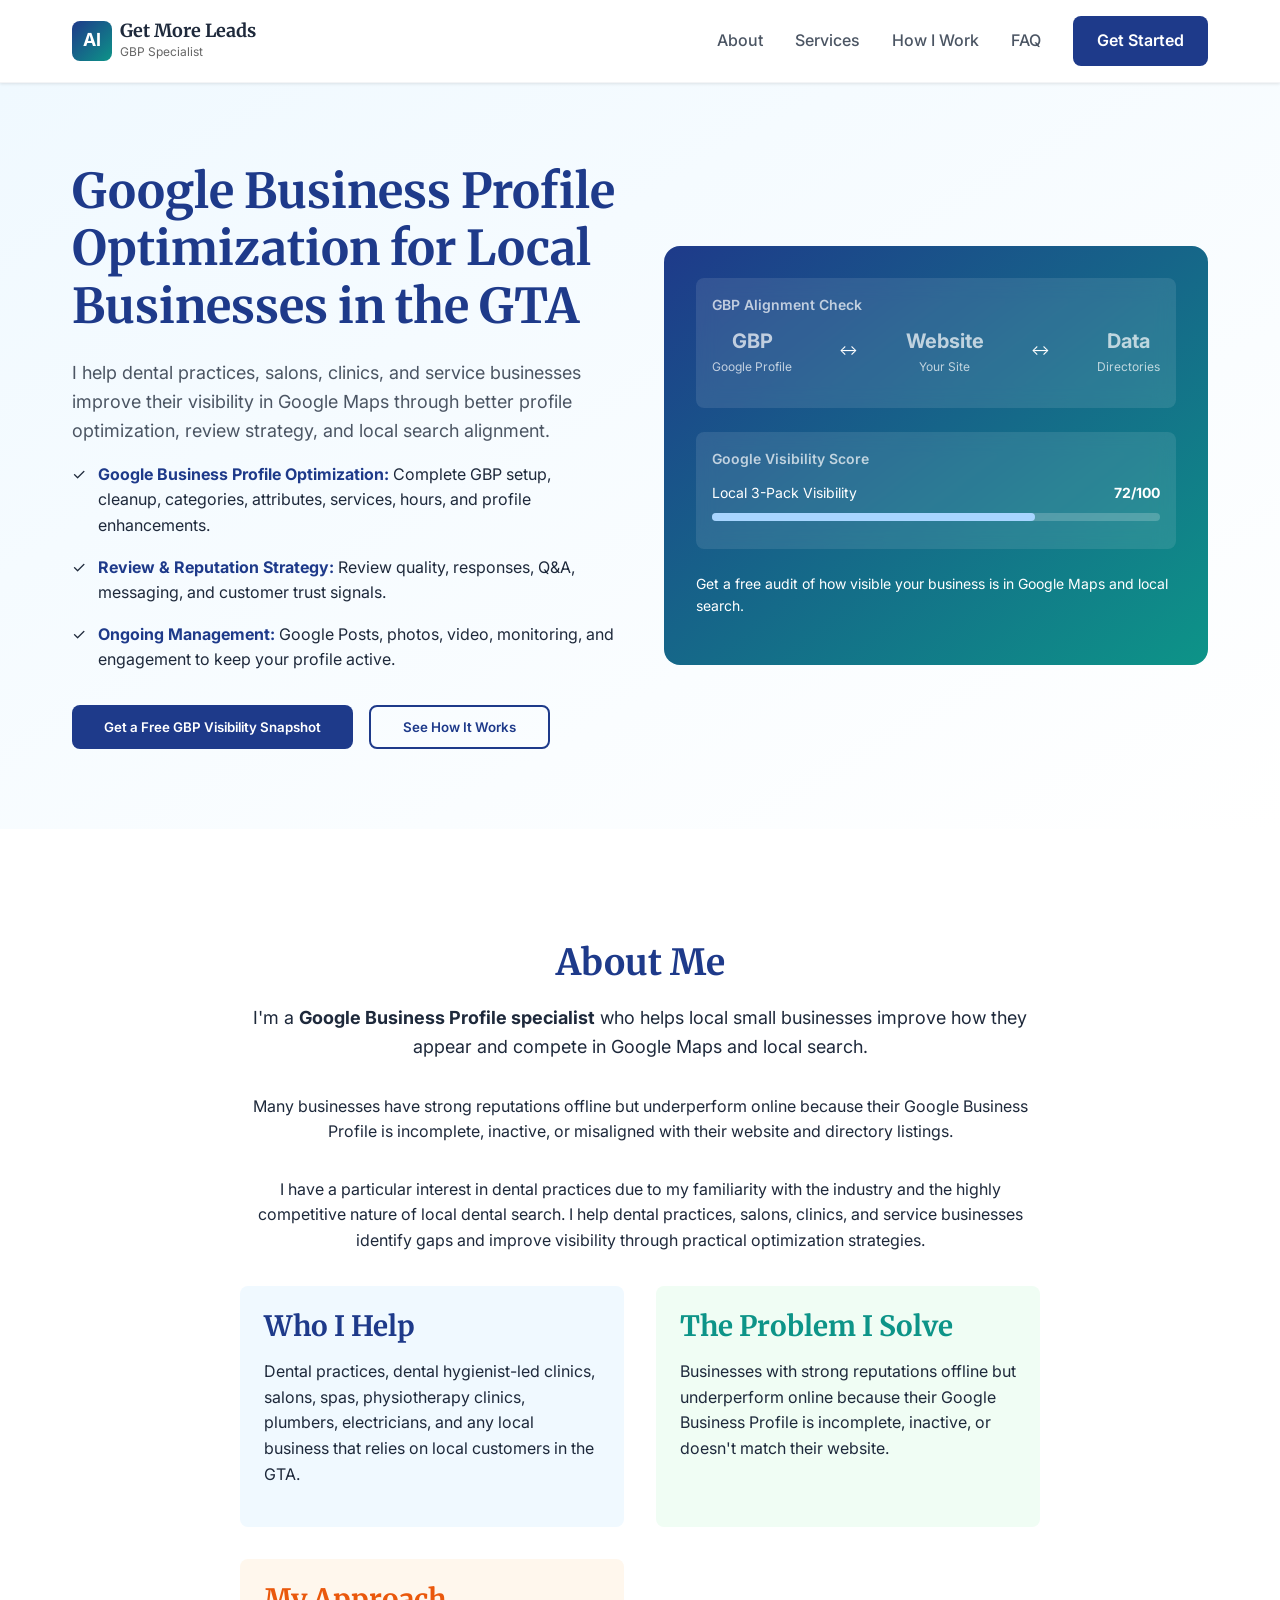
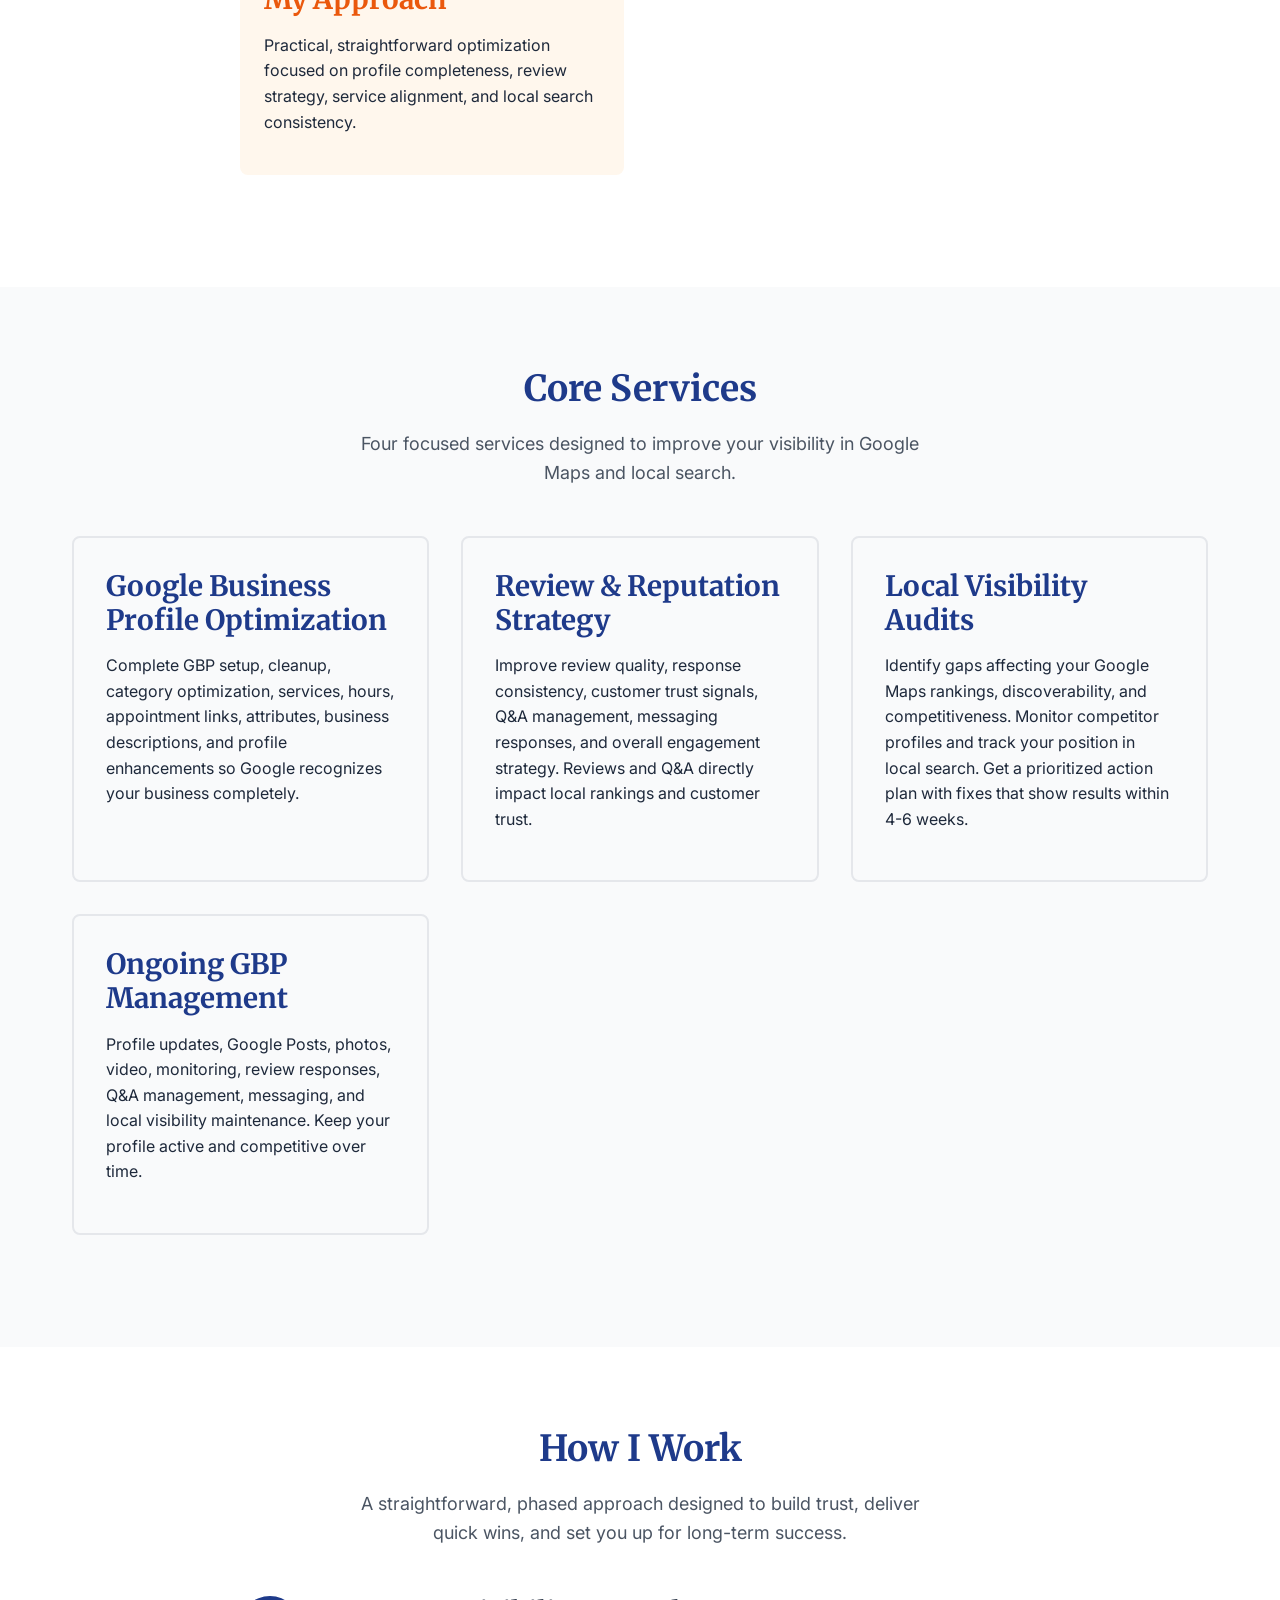
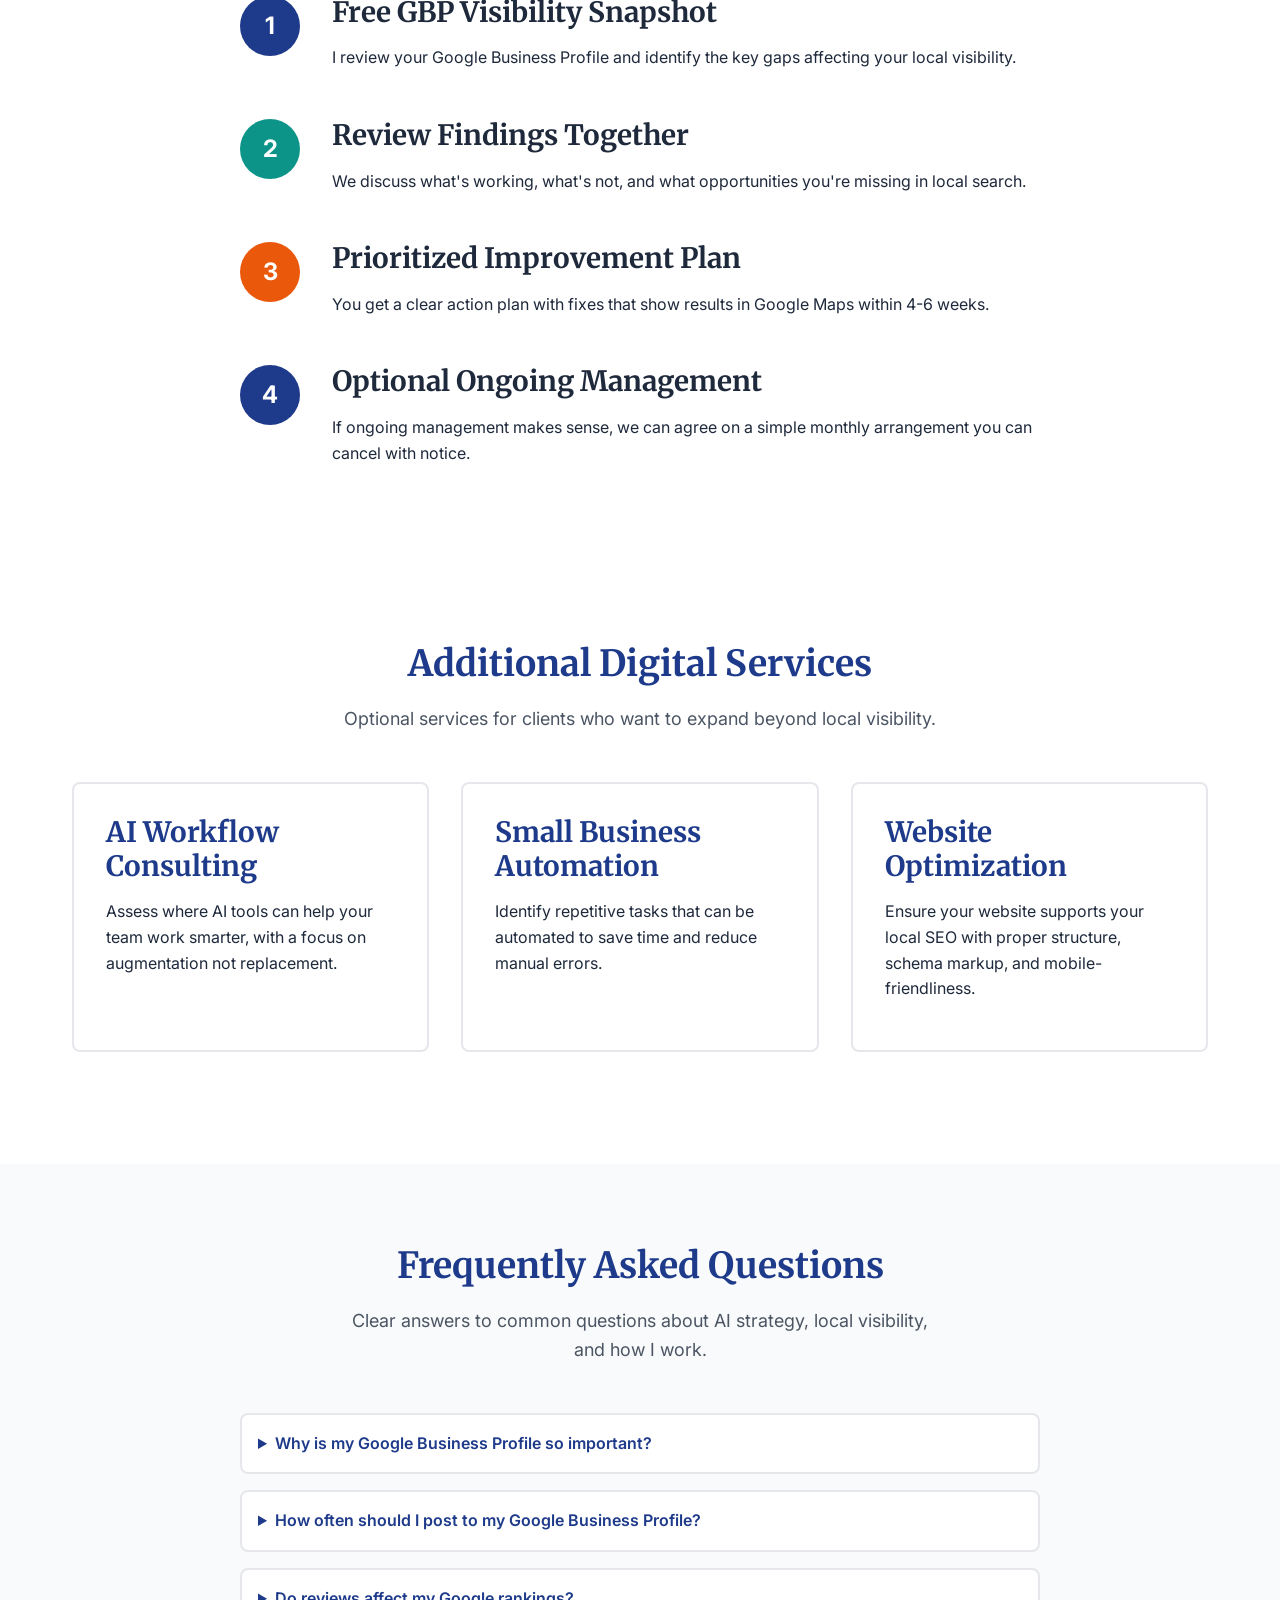
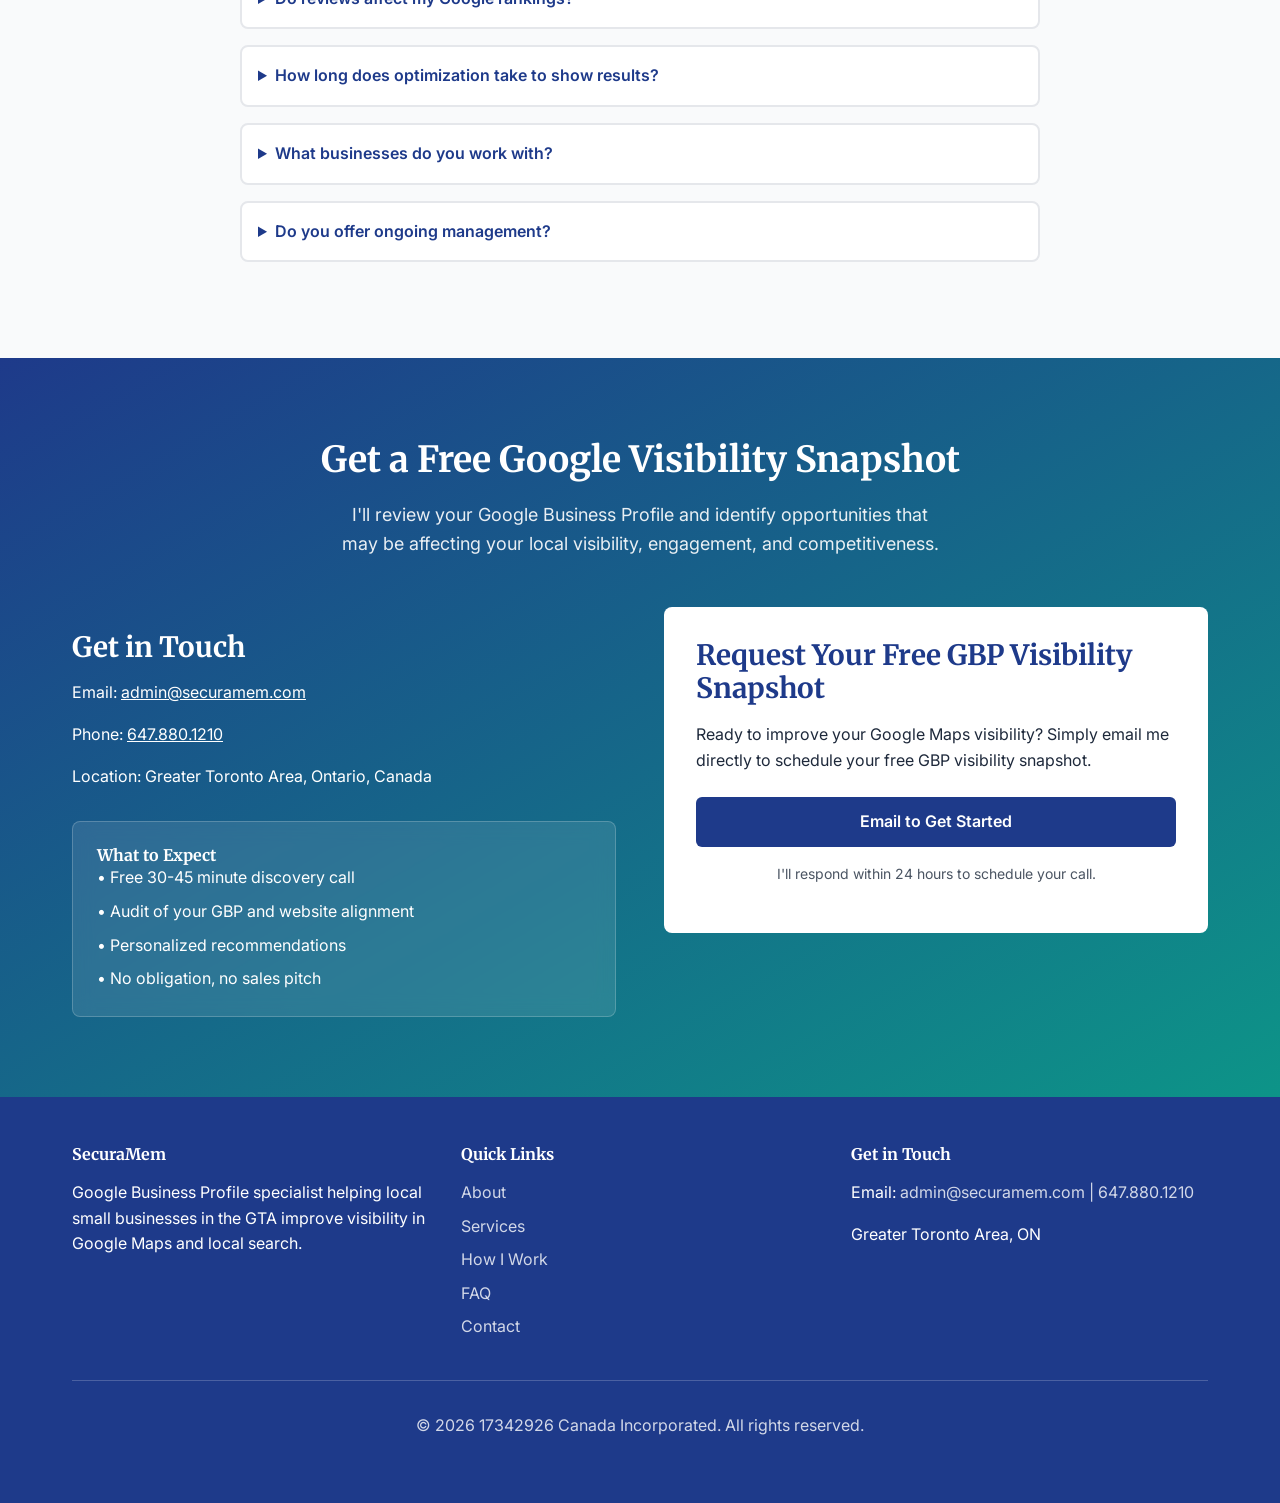
<file: index.html>
<!DOCTYPE html>
<html lang="en">
<head>
    <meta charset="UTF-8">
    <meta name="viewport" content="width=device-width, initial-scale=1.0">
    <title>Google Business Profile Optimization for Local Businesses in the GTA</title>
    <meta name="description" content="Improve your visibility in Google Maps and local search. Free GBP visibility snapshot for dental practices, salons, clinics, and service businesses in the GTA.">
    <meta name="keywords" content="Google Business Profile optimization, GBP management, local SEO, Google Maps, GTA, Toronto, local visibility, dental practices, salons, clinics">
    <meta name="author" content="Get More Leads">
    
    <!-- Open Graph -->
    <meta property="og:type" content="website">
    <meta property="og:url" content="">
    <meta property="og:title" content="Google Business Profile Optimization for Local Businesses in the GTA">
    <meta property="og:description" content="Improve your visibility in Google Maps and local search.">
    
    <!-- Twitter -->
    <meta property="twitter:card" content="summary_large_image">
    <meta property="twitter:url" content="">
    <meta property="twitter:title" content="Google Business Profile Optimization for Local Businesses in the GTA">
    <meta property="twitter:description" content="Improve your visibility in Google Maps and local search.">
    
    <!-- Canonical URL -->
    <link rel="canonical" href="">
    
    <!-- Schema Markup -->
    <script type="application/ld+json">
    {
      "@context": "https://schema.org",
      "@type": "LocalBusiness",
      "name": "17342926 Canada Incorporated",
      "description": "Google Business Profile optimization for local small businesses in the GTA. Improve visibility in Google Maps and local search.",
      "address": {
        "@type": "PostalAddress",
        "addressRegion": "ON",
        "addressCountry": "CA"
      },
      "areaServed": {
        "@type": "City",
        "name": "Greater Toronto Area"
      },
      "email": "admin@securamem.com",
      "priceRange": "$$"
    }
    </script>
    
    <!-- Google Fonts -->
    <link rel="preconnect" href="https://fonts.googleapis.com">
    <link rel="preconnect" href="https://fonts.gstatic.com" crossorigin>
    <link href="https://fonts.googleapis.com/css2?family=Merriweather:wght@400;700&family=Inter:wght@400;500;600;700&display=swap" rel="stylesheet">
    
    <style>
        * {
            margin: 0;
            padding: 0;
            box-sizing: border-box;
        }
        
        html {
            scroll-behavior: smooth;
        }
        
        body {
            font-family: 'Inter', sans-serif;
            color: #1e293b;
            background-color: #ffffff;
            line-height: 1.6;
        }
        
        h1, h2, h3, h4, h5, h6 {
            font-family: 'Merriweather', serif;
            font-weight: 700;
            line-height: 1.2;
        }
        
        h1 { font-size: 3rem; margin-bottom: 1.5rem; }
        h2 { font-size: 2.25rem; margin-bottom: 1.25rem; margin-top: 2rem; }
        h3 { font-size: 1.75rem; margin-bottom: 1rem; margin-top: 1.5rem; }
        
        p { margin-bottom: 1rem; font-size: 1rem; }
        
        a { color: #1e3a8a; text-decoration: none; transition: color 0.3s ease; }
        a:hover { color: #0d9488; }
        
        button { font-family: 'Inter', sans-serif; cursor: pointer; transition: all 0.3s ease; }
        
        .container { max-width: 1200px; margin: 0 auto; padding: 0 2rem; }
        
        /* Header */
        header {
            position: sticky;
            top: 0;
            z-index: 50;
            background-color: white;
            border-bottom: 1px solid #f3f4f6;
            box-shadow: 0 1px 3px rgba(0, 0, 0, 0.1);
        }
        
        .header-content {
            display: flex;
            align-items: center;
            justify-content: space-between;
            padding: 1rem 0;
        }
        
        .logo {
            display: flex;
            align-items: center;
            gap: 0.5rem;
        }
        
        .logo-icon {
            width: 40px;
            height: 40px;
            background: linear-gradient(to bottom right, #1e3a8a, #0d9488);
            border-radius: 0.5rem;
            display: flex;
            align-items: center;
            justify-content: center;
            color: white;
            font-weight: bold;
            font-size: 1.125rem;
        }
        
        .logo-text h1 { font-size: 1.125rem; margin: 0; }
        .logo-text p { font-size: 0.75rem; color: #666; margin: 0; }
        
        nav {
            display: flex;
            align-items: center;
            gap: 2rem;
        }
        
        nav a {
            color: #4b5563;
            font-weight: 500;
            transition: color 0.3s;
        }
        
        nav a:hover { color: #1e3a8a; }
        
        .cta-button {
            padding: 0.75rem 1.5rem;
            background-color: #1e3a8a;
            color: white;
            border: none;
            border-radius: 0.5rem;
            font-weight: 600;
            cursor: pointer;
            transition: background-color 0.3s;
        }
        
        .cta-button:hover { background-color: #0d9488; }
        
        /* Hero Section */
        .hero {
            padding: 5rem 0;
            background: linear-gradient(to bottom right, #f0f9ff, #ffffff);
        }
        
        .hero-content {
            display: grid;
            grid-template-columns: 1fr 1fr;
            gap: 3rem;
            align-items: center;
        }
        
        .hero-text h1 { color: #1e3a8a; }
        .hero-text p { font-size: 1.125rem; color: #4b5563; }
        
        .feature-item {
            display: flex;
            align-items: flex-start;
            gap: 0.75rem;
            margin-bottom: 1rem;
        }
        
        .feature-item strong { color: #1e3a8a; }
        
        .hero-buttons {
            display: flex;
            gap: 1rem;
            flex-wrap: wrap;
        }
        
        .btn-primary {
            padding: 0.75rem 2rem;
            background-color: #1e3a8a;
            color: white;
            border: none;
            border-radius: 0.5rem;
            font-weight: 600;
            cursor: pointer;
            transition: background-color 0.3s;
        }
        
        .btn-primary:hover { background-color: #0d9488; }
        
        .btn-secondary {
            padding: 0.75rem 2rem;
            border: 2px solid #1e3a8a;
            color: #1e3a8a;
            background: transparent;
            border-radius: 0.5rem;
            font-weight: 600;
            cursor: pointer;
            transition: all 0.3s;
        }
        
        .btn-secondary:hover { background-color: #f0f9ff; }
        
        .hero-visual {
            background: linear-gradient(to bottom right, #1e3a8a, #0d9488);
            border-radius: 1rem;
            padding: 2rem;
            color: white;
        }
        
        .visual-card {
            background: rgba(255, 255, 255, 0.1);
            backdrop-filter: blur(10px);
            border-radius: 0.5rem;
            padding: 1rem;
            margin-bottom: 1.5rem;
        }
        
        .visual-card p {
            font-size: 0.875rem;
            color: rgba(255, 255, 255, 0.7);
            margin-bottom: 0.75rem;
        }
        
        /* Sections */
        section { padding: 5rem 0; }
        
        .about { background-color: white; }
        .services { background-color: #f9fafb; }
        .how-it-works { background-color: white; }
        .faq { background-color: #f9fafb; }
        .contact { background: linear-gradient(to bottom right, #1e3a8a, #0d9488); color: white; }
        
        .section-header {
            text-align: center;
            margin-bottom: 3rem;
        }
        
        .section-header h2 { color: #1e3a8a; margin-top: 0; }
        .contact .section-header h2 { color: white; }
        
        .section-header p {
            font-size: 1.125rem;
            color: #4b5563;
            max-width: 600px;
            margin: 0 auto;
        }
        
        .contact .section-header p { color: rgba(255, 255, 255, 0.9); }
        
        /* Services Grid */
        .services-grid {
            display: grid;
            grid-template-columns: repeat(auto-fit, minmax(300px, 1fr));
            gap: 2rem;
            margin-bottom: 2rem;
        }
        
        .service-card {
            border: 2px solid #e5e7eb;
            border-radius: 0.5rem;
            padding: 2rem;
            transition: all 0.3s;
        }
        
        .service-card:hover {
            box-shadow: 0 10px 25px rgba(0, 0, 0, 0.1);
            border-color: #1e3a8a;
        }
        
        .service-card h3 { margin-top: 0; color: #1e3a8a; }
        
        /* Contact Form */
        .contact-form {
            background-color: white;
            border-radius: 0.5rem;
            padding: 2rem;
            color: #1e293b;
        }
        
        .form-group { margin-bottom: 1.5rem; }
        
        .form-group label {
            display: block;
            font-weight: 600;
            margin-bottom: 0.5rem;
            color: #4b5563;
        }
        
        .form-group input,
        .form-group textarea {
            width: 100%;
            padding: 0.75rem;
            border: 2px solid #e5e7eb;
            border-radius: 0.375rem;
            font-family: 'Inter', sans-serif;
            transition: border-color 0.3s;
        }
        
        .form-group input:focus,
        .form-group textarea:focus {
            outline: none;
            border-color: #1e3a8a;
        }
        
        .form-group textarea { resize: vertical; min-height: 120px; }
        
        .form-submit {
            width: 100%;
            padding: 0.75rem;
            background-color: #1e3a8a;
            color: white;
            border: none;
            border-radius: 0.375rem;
            font-weight: 600;
            cursor: pointer;
            transition: background-color 0.3s;
        }
        
        .form-submit:hover { background-color: #0d9488; }
        
        /* Footer */
        footer {
            background-color: #1e3a8a;
            color: white;
            padding: 3rem 0;
        }
        
        .footer-content {
            display: grid;
            grid-template-columns: repeat(auto-fit, minmax(250px, 1fr));
            gap: 2rem;
            margin-bottom: 2rem;
        }
        
        .footer-section h4 { color: white; margin-bottom: 1rem; }
        .footer-section ul { list-style: none; }
        .footer-section ul li { margin-bottom: 0.5rem; }
        .footer-section a { color: rgba(255, 255, 255, 0.8); }
        .footer-section a:hover { color: white; }
        
        .footer-bottom {
            border-top: 1px solid rgba(255, 255, 255, 0.2);
            padding-top: 2rem;
            text-align: center;
            color: rgba(255, 255, 255, 0.8);
        }
        
        /* Responsive */
        @media (max-width: 768px) {
            h1 { font-size: 2rem; }
            h2 { font-size: 1.5rem; }
            h3 { font-size: 1.25rem; }
            
            nav { display: none; }
            
            .hero-content {
                grid-template-columns: 1fr;
            }
            
            .hero-visual {
                display: none;
            }
        }
    </style>
</head>
<body>
    <!-- Header -->
    <header>
        <div class="container">
            <div class="header-content">
                <div class="logo">
                    <div class="logo-icon">AI</div>
                    <div class="logo-text">
                        <h1>Get More Leads</h1>
                        <p>GBP Specialist</p>
                    </div>
                </div>
                <nav>
                    <a href="#about">About</a>
                    <a href="#services">Services</a>
                    <a href="#how-it-works">How I Work</a>
                    <a href="#faq">FAQ</a>
                    <a href="#contact" class="cta-button">Get Started</a>
                </nav>
            </div>
        </div>
    </header>

    <!-- Hero Section -->
    <section class="hero" id="home">
        <div class="container">
            <div class="hero-content">
                <div class="hero-text">
                    <h1>Google Business Profile Optimization for Local Businesses in the GTA</h1>
                    <p>I help dental practices, salons, clinics, and service businesses improve their visibility in Google Maps through better profile optimization, review strategy, and local search alignment.</p>
                    
                    <div style="margin-bottom: 2rem;">
                        <div class="feature-item">
                            <span>✓</span>
                            <div><strong>Google Business Profile Optimization:</strong> Complete GBP setup, cleanup, categories, attributes, services, hours, and profile enhancements.</div>
                        </div>
                        <div class="feature-item">
                            <span>✓</span>
                            <div><strong>Review & Reputation Strategy:</strong> Review quality, responses, Q&A, messaging, and customer trust signals.</div>
                        </div>
                        <div class="feature-item">
                            <span>✓</span>
                            <div><strong>Ongoing Management:</strong> Google Posts, photos, video, monitoring, and engagement to keep your profile active.</div>
                        </div>
                    </div>
                    
                    <div class="hero-buttons">
                        <button class="btn-primary" onclick="document.getElementById('contact').scrollIntoView({behavior: 'smooth'})">Get a Free GBP Visibility Snapshot</button>
                        <button class="btn-secondary" onclick="document.getElementById('services').scrollIntoView({behavior: 'smooth'})">See How It Works</button>
                    </div>
                </div>
                
                <div class="hero-visual">
                    <div class="visual-card">
                        <p style="font-weight: 600; margin-bottom: 0.5rem;">GBP Alignment Check</p>
                        <div style="display: flex; align-items: center; justify-content: space-between; margin-bottom: 1rem; font-size: 0.875rem;">
                            <div style="text-align: center;">
                                <p style="font-size: 1.25rem; font-weight: bold; margin: 0;">GBP</p>
                                <p style="font-size: 0.75rem; margin: 0;">Google Profile</p>
                            </div>
                            <div>↔</div>
                            <div style="text-align: center;">
                                <p style="font-size: 1.25rem; font-weight: bold; margin: 0;">Website</p>
                                <p style="font-size: 0.75rem; margin: 0;">Your Site</p>
                            </div>
                            <div>↔</div>
                            <div style="text-align: center;">
                                <p style="font-size: 1.25rem; font-weight: bold; margin: 0;">Data</p>
                                <p style="font-size: 0.75rem; margin: 0;">Directories</p>
                            </div>
                        </div>
                    </div>
                    
                    <div class="visual-card">
                        <p style="font-weight: 600;">Google Visibility Score</p>
                        <div style="margin-bottom: 0.75rem;">
                            <div style="display: flex; justify-content: space-between; margin-bottom: 0.5rem; font-size: 0.875rem;">
                                <span>Local 3-Pack Visibility</span>
                                <span style="font-weight: bold;">72/100</span>
                            </div>
                            <div style="width: 100%; background: rgba(255, 255, 255, 0.2); border-radius: 9999px; height: 8px;">
                                <div style="background: #a8d5ff; height: 8px; border-radius: 9999px; width: 72%;"></div>
                            </div>
                        </div>
                    </div>
                    
                    <p style="font-size: 0.875rem;">Get a free audit of how visible your business is in Google Maps and local search.</p>
                </div>
            </div>
        </div>
    </section>

    <!-- About Section -->
    <section class="about" id="about">
        <div class="container">
            <div style="max-width: 800px; margin: 0 auto;">
                <h2 style="text-align: center; color: #1e3a8a;">About Me</h2>
                
                <p style="text-align: center; font-size: 1.125rem; margin-bottom: 2rem;">
                    I'm a <strong>Google Business Profile specialist</strong> who helps local small businesses improve how they appear and compete in Google Maps and local search.
                </p>
                
                <p style="text-align: center; margin-bottom: 2rem;">
                    Many businesses have strong reputations offline but underperform online because their Google Business Profile is incomplete, inactive, or misaligned with their website and directory listings.
                </p>
                
                <p style="text-align: center; margin-bottom: 2rem;">
                    I have a particular interest in dental practices due to my familiarity with the industry and the highly competitive nature of local dental search. I help dental practices, salons, clinics, and service businesses identify gaps and improve visibility through practical optimization strategies.
                </p>
                
                <div style="display: grid; grid-template-columns: repeat(auto-fit, minmax(250px, 1fr)); gap: 2rem; margin-bottom: 2rem;">
                    <div style="background: #f0f9ff; border-radius: 0.5rem; padding: 1.5rem;">
                        <h3 style="color: #1e3a8a; margin-top: 0;">Who I Help</h3>
                        <p>Dental practices, dental hygienist-led clinics, salons, spas, physiotherapy clinics, plumbers, electricians, and any local business that relies on local customers in the GTA.</p>
                    </div>
                    
                    <div style="background: #f0fdf4; border-radius: 0.5rem; padding: 1.5rem;">
                        <h3 style="color: #0d9488; margin-top: 0;">The Problem I Solve</h3>
                        <p>Businesses with strong reputations offline but underperform online because their Google Business Profile is incomplete, inactive, or doesn't match their website.</p>
                    </div>
                    
                    <div style="background: #fff7ed; border-radius: 0.5rem; padding: 1.5rem;">
                        <h3 style="color: #ea580c; margin-top: 0;">My Approach</h3>
                        <p>Practical, straightforward optimization focused on profile completeness, review strategy, service alignment, and local search consistency.</p>
                    </div>
                </div>
            </div>
        </div>
    </section>

    <!-- Services Section -->
    <section class="services" id="services">
        <div class="container">
            <div class="section-header">
                <h2>Core Services</h2>
                <p>Four focused services designed to improve your visibility in Google Maps and local search.</p>
            </div>
            
            <div class="services-grid">
                <div class="service-card">
                    <h3>Google Business Profile Optimization</h3>
                    <p>Complete GBP setup, cleanup, category optimization, services, hours, appointment links, attributes, business descriptions, and profile enhancements so Google recognizes your business completely.</p>
                </div>
                
                <div class="service-card">
                    <h3>Review & Reputation Strategy</h3>
                    <p>Improve review quality, response consistency, customer trust signals, Q&A management, messaging responses, and overall engagement strategy. Reviews and Q&A directly impact local rankings and customer trust.</p>
                </div>
                
                <div class="service-card">
                    <h3>Local Visibility Audits</h3>
                    <p>Identify gaps affecting your Google Maps rankings, discoverability, and competitiveness. Monitor competitor profiles and track your position in local search. Get a prioritized action plan with fixes that show results within 4-6 weeks.</p>
                </div>
                
                <div class="service-card">
                    <h3>Ongoing GBP Management</h3>
                    <p>Profile updates, Google Posts, photos, video, monitoring, review responses, Q&A management, messaging, and local visibility maintenance. Keep your profile active and competitive over time.</p>
                </div>
            </div>
        </div>
    </section>

    <!-- How I Work Section -->
    <section class="how-it-works" id="how-i-work">
        <div class="container">
            <div class="section-header">
                <h2>How I Work</h2>
                <p>A straightforward, phased approach designed to build trust, deliver quick wins, and set you up for long-term success.</p>
            </div>
            
            <div style="max-width: 800px; margin: 0 auto;">
                <div style="display: flex; gap: 2rem; margin-bottom: 2rem;">
                    <div style="flex-shrink: 0;">
                        <div style="width: 60px; height: 60px; background: #1e3a8a; border-radius: 50%; display: flex; align-items: center; justify-content: center; color: white; font-weight: bold; font-size: 1.5rem;">1</div>
                    </div>
                    <div>
                        <h3 style="margin-top: 0;">Free GBP Visibility Snapshot</h3>
                        <p>I review your Google Business Profile and identify the key gaps affecting your local visibility.</p>
                    </div>
                </div>
                
                <div style="display: flex; gap: 2rem; margin-bottom: 2rem;">
                    <div style="flex-shrink: 0;">
                        <div style="width: 60px; height: 60px; background: #0d9488; border-radius: 50%; display: flex; align-items: center; justify-content: center; color: white; font-weight: bold; font-size: 1.5rem;">2</div>
                    </div>
                    <div>
                        <h3 style="margin-top: 0;">Review Findings Together</h3>
                        <p>We discuss what's working, what's not, and what opportunities you're missing in local search.</p>
                    </div>
                </div>
                
                <div style="display: flex; gap: 2rem; margin-bottom: 2rem;">
                    <div style="flex-shrink: 0;">
                        <div style="width: 60px; height: 60px; background: #ea580c; border-radius: 50%; display: flex; align-items: center; justify-content: center; color: white; font-weight: bold; font-size: 1.5rem;">3</div>
                    </div>
                    <div>
                        <h3 style="margin-top: 0;">Prioritized Improvement Plan</h3>
                        <p>You get a clear action plan with fixes that show results in Google Maps within 4-6 weeks.</p>
                    </div>
                </div>
                
                <div style="display: flex; gap: 2rem;">
                    <div style="flex-shrink: 0;">
                        <div style="width: 60px; height: 60px; background: #1e3a8a; border-radius: 50%; display: flex; align-items: center; justify-content: center; color: white; font-weight: bold; font-size: 1.5rem;">4</div>
                    </div>
                    <div>
                        <h3 style="margin-top: 0;">Optional Ongoing Management</h3>
                        <p>If ongoing management makes sense, we can agree on a simple monthly arrangement you can cancel with notice.</p>
                    </div>
                </div>
            </div>
        </div>
    </section>

    <!-- Additional Services Section -->
    <section id="additional-services" style="background-color: white;">
        <div class="container">
            <div class="section-header">
                <h2>Additional Digital Services</h2>
                <p>Optional services for clients who want to expand beyond local visibility.</p>
            </div>
            
            <div class="services-grid">
                <div class="service-card">
                    <h3>AI Workflow Consulting</h3>
                    <p>Assess where AI tools can help your team work smarter, with a focus on augmentation not replacement.</p>
                </div>
                
                <div class="service-card">
                    <h3>Small Business Automation</h3>
                    <p>Identify repetitive tasks that can be automated to save time and reduce manual errors.</p>
                </div>
                
                <div class="service-card">
                    <h3>Website Optimization</h3>
                    <p>Ensure your website supports your local SEO with proper structure, schema markup, and mobile-friendliness.</p>
                </div>
            </div>
        </div>
    </section>

    <!-- FAQ Section -->
    <section class="faq" id="faq">
        <div class="container">
            <div class="section-header">
                <h2>Frequently Asked Questions</h2>
                <p>Clear answers to common questions about AI strategy, local visibility, and how I work.</p>
            </div>
            
            <div style="max-width: 800px; margin: 0 auto;">
                <details style="border: 2px solid #e5e7eb; border-radius: 0.5rem; margin-bottom: 1rem; background: white;">
                    <summary style="padding: 1rem; cursor: pointer; font-weight: 600; color: #1e3a8a;">Why is my Google Business Profile so important?</summary>
                    <div style="padding: 1rem; border-top: 1px solid #e5e7eb; background: #f9fafb;">
                        <p>Your Google Business Profile is the foundation of local search. It's what Google uses for Maps, the local 3-pack, and AI-powered overviews of local businesses. A complete, accurate profile is essential for getting found by customers searching "near me" for your services.</p>
                    </div>
                </details>
                
                <details style="border: 2px solid #e5e7eb; border-radius: 0.5rem; margin-bottom: 1rem; background: white;">
                    <summary style="padding: 1rem; cursor: pointer; font-weight: 600; color: #1e3a8a;">How often should I post to my Google Business Profile?</summary>
                    <div style="padding: 1rem; border-top: 1px solid #e5e7eb; background: #f9fafb;">
                        <p>Google recommends posting at least weekly to keep your profile active. Posts with photos and videos perform best and help you stand out in search results. I include Google Posts strategy and creation in my ongoing management service.</p>
                    </div>
                </details>
                
                <details style="border: 2px solid #e5e7eb; border-radius: 0.5rem; margin-bottom: 1rem; background: white;">
                    <summary style="padding: 1rem; cursor: pointer; font-weight: 600; color: #1e3a8a;">Do reviews affect my Google rankings?</summary>
                    <div style="padding: 1rem; border-top: 1px solid #e5e7eb; background: #f9fafb;">
                        <p>Yes. Reviews directly impact local search rankings and customer trust. Having recent, quality reviews with consistent responses signals to Google that your business is active and trusted.</p>
                    </div>
                </details>
                
                <details style="border: 2px solid #e5e7eb; border-radius: 0.5rem; margin-bottom: 1rem; background: white;">
                    <summary style="padding: 1rem; cursor: pointer; font-weight: 600; color: #1e3a8a;">How long does optimization take to show results?</summary>
                    <div style="padding: 1rem; border-top: 1px solid #e5e7eb; background: #f9fafb;">
                        <p>Most clients see improvements in local search rankings within 4-6 weeks after optimization. The timeline depends on how many gaps exist in your current profile and how competitive your market is.</p>
                    </div>
                </details>
                
                <details style="border: 2px solid #e5e7eb; border-radius: 0.5rem; margin-bottom: 1rem; background: white;">
                    <summary style="padding: 1rem; cursor: pointer; font-weight: 600; color: #1e3a8a;">What businesses do you work with?</summary>
                    <div style="padding: 1rem; border-top: 1px solid #e5e7eb; background: #f9fafb;">
                        <p>I work with all local service businesses, with particular experience in dental practices, salons, clinics, and trades (plumbers, electricians). If you rely on local customers, I can help.</p>
                    </div>
                </details>
                
                <details style="border: 2px solid #e5e7eb; border-radius: 0.5rem; margin-bottom: 1rem; background: white;">
                    <summary style="padding: 1rem; cursor: pointer; font-weight: 600; color: #1e3a8a;">Do you offer ongoing management?</summary>
                    <div style="padding: 1rem; border-top: 1px solid #e5e7eb; background: #f9fafb;">
                        <p>Yes. After initial optimization, I offer ongoing GBP management including posts, photos, review monitoring, and updates. Simple monthly arrangement you can cancel with notice.</p>
                    </div>
                </details>
            </div>
        </div>
    </section>

    <!-- Contact Section -->
    <section class="contact" id="contact">
        <div class="container">
            <div class="section-header">
                <h2>Get a Free Google Visibility Snapshot</h2>
                <p>I'll review your Google Business Profile and identify opportunities that may be affecting your local visibility, engagement, and competitiveness.</p>
            </div>
            
            <div style="display: grid; grid-template-columns: 1fr 1fr; gap: 3rem; align-items: start;">
                <div>
                    <h3>Get in Touch</h3>
                    <p>Email: <a href="mailto:admin@securamem.com" style="color: white; text-decoration: underline;">admin@securamem.com</a></p>
                    <p>Phone: <a href="tel:6478801210" style="color: white; text-decoration: underline;">647.880.1210</a></p>
                    <p>Location: Greater Toronto Area, Ontario, Canada</p>
                    
                    <div style="background: rgba(255, 255, 255, 0.1); backdrop-filter: blur(10px); border: 1px solid rgba(255, 255, 255, 0.2); border-radius: 0.5rem; padding: 1.5rem; margin-top: 2rem;">
                        <h4 style="margin-top: 0;">What to Expect</h4>
                        <ul style="list-style: none;">
                            <li style="margin-bottom: 0.5rem;">• Free 30-45 minute discovery call</li>
                            <li style="margin-bottom: 0.5rem;">• Audit of your GBP and website alignment</li>
                            <li style="margin-bottom: 0.5rem;">• Personalized recommendations</li>
                            <li>• No obligation, no sales pitch</li>
                        </ul>
                    </div>
                </div>
                
                <form class="contact-form">
                    <h3 style="margin-top: 0; color: #1e3a8a;">Request Your Free GBP Visibility Snapshot</h3>
                    
                    <p style="margin-bottom: 1.5rem;">Ready to improve your Google Maps visibility? Simply email me directly to schedule your free GBP visibility snapshot.</p>
                    
                    <a href="mailto:admin@securamem.com?subject=Free%20GBP%20Visibility%20Snapshot%20Request" class="form-submit" style="display: inline-block; text-align: center; text-decoration: none;">Email to Get Started</a>
                    
                    <p style="font-size: 0.875rem; text-align: center; color: #4b5563; margin-top: 1rem;">I'll respond within 24 hours to schedule your call.</p>
                </form>
            </div>
        </div>
    </section>

    <!-- Footer -->
    <footer>
        <div class="container">
            <div class="footer-content">
                <div class="footer-section">
                    <h4>SecuraMem</h4>
                    <p>Google Business Profile specialist helping local small businesses in the GTA improve visibility in Google Maps and local search.</p>
                </div>
                
                <div class="footer-section">
                    <h4>Quick Links</h4>
                    <ul>
                        <li><a href="#about">About</a></li>
                        <li><a href="#services">Services</a></li>
                        <li><a href="#how-i-work">How I Work</a></li>
                        <li><a href="#faq">FAQ</a></li>
                        <li><a href="#contact">Contact</a></li>
                    </ul>
                </div>
                
                <div class="footer-section">
                    <h4>Get in Touch</h4>
                    <p>Email: <a href="mailto:admin@securamem.com">admin@securamem.com | 647.880.1210</a></p>
                    <p>Greater Toronto Area, ON</p>
                </div>
            </div>
            
            <div class="footer-bottom">
                <p>© 2026 17342926 Canada Incorporated. All rights reserved.</p>
            </div>
        </div>
    </footer>
</body>
</html>
</file>
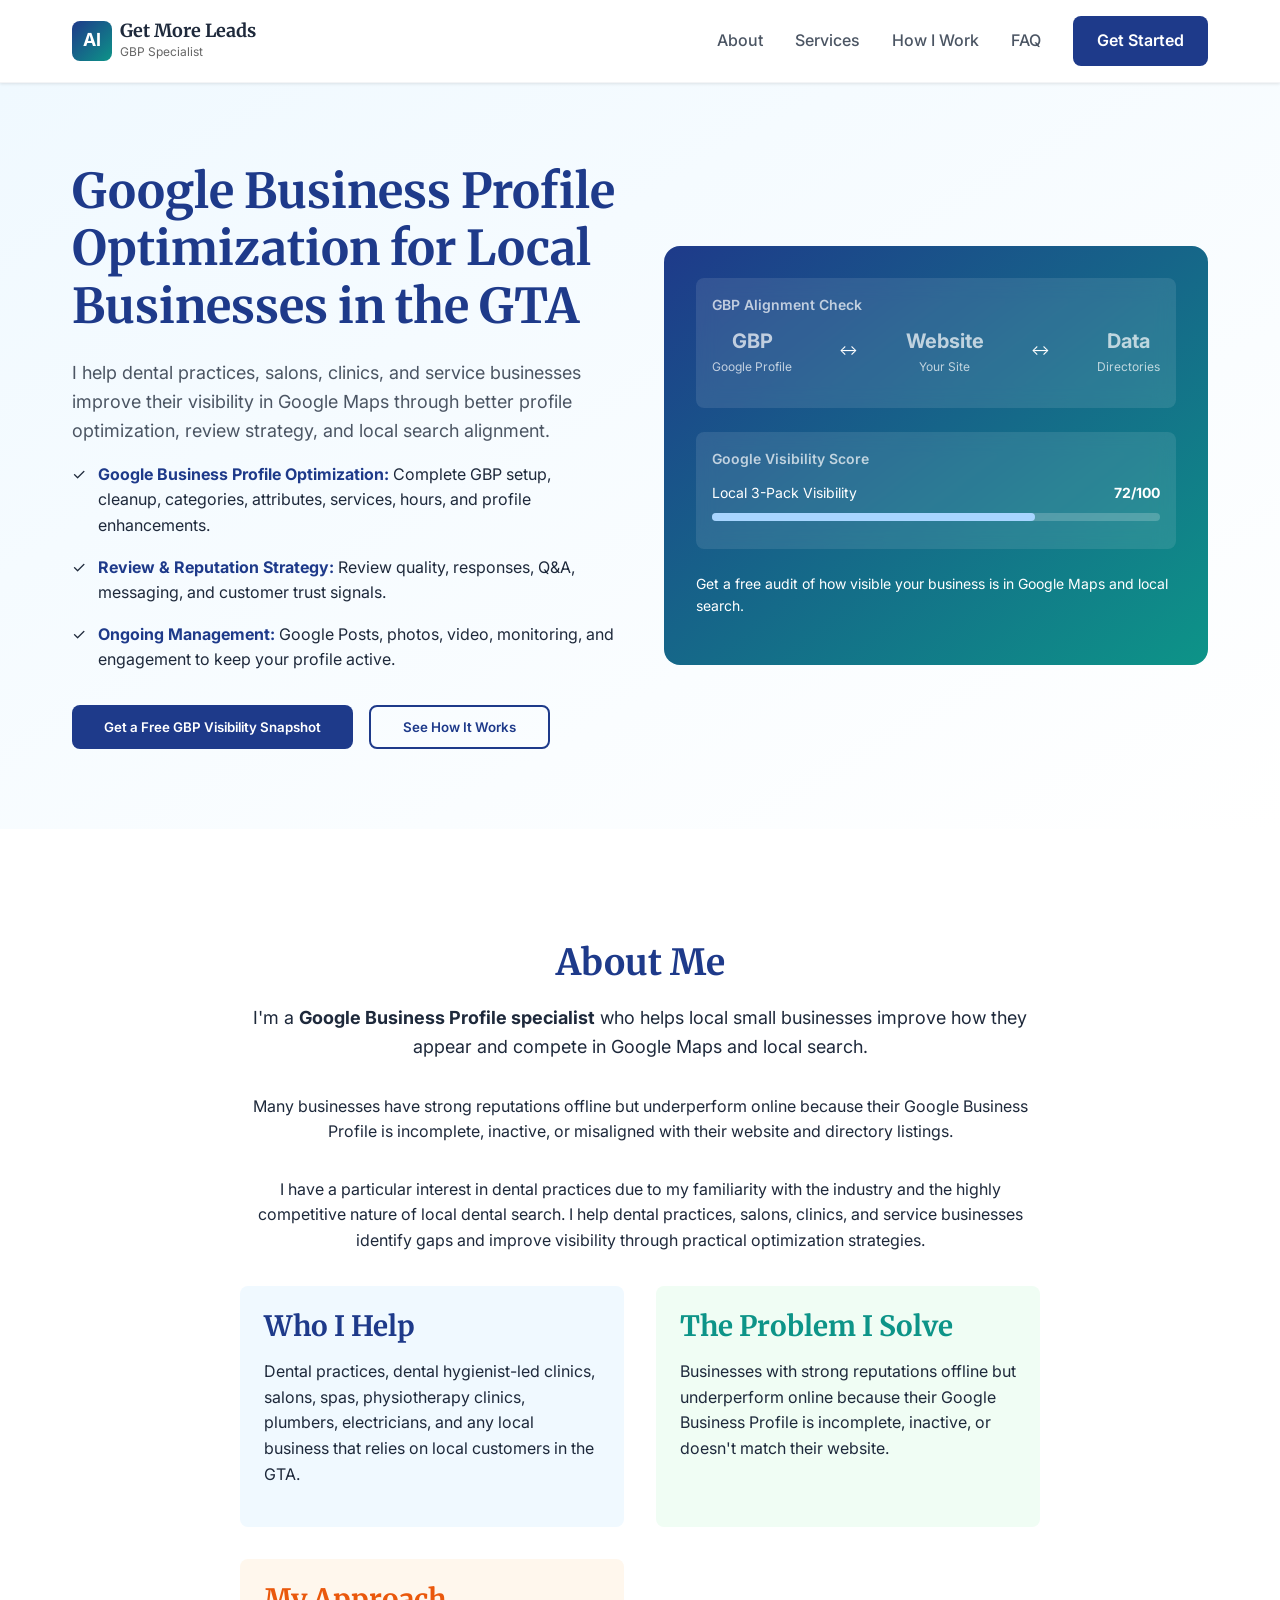
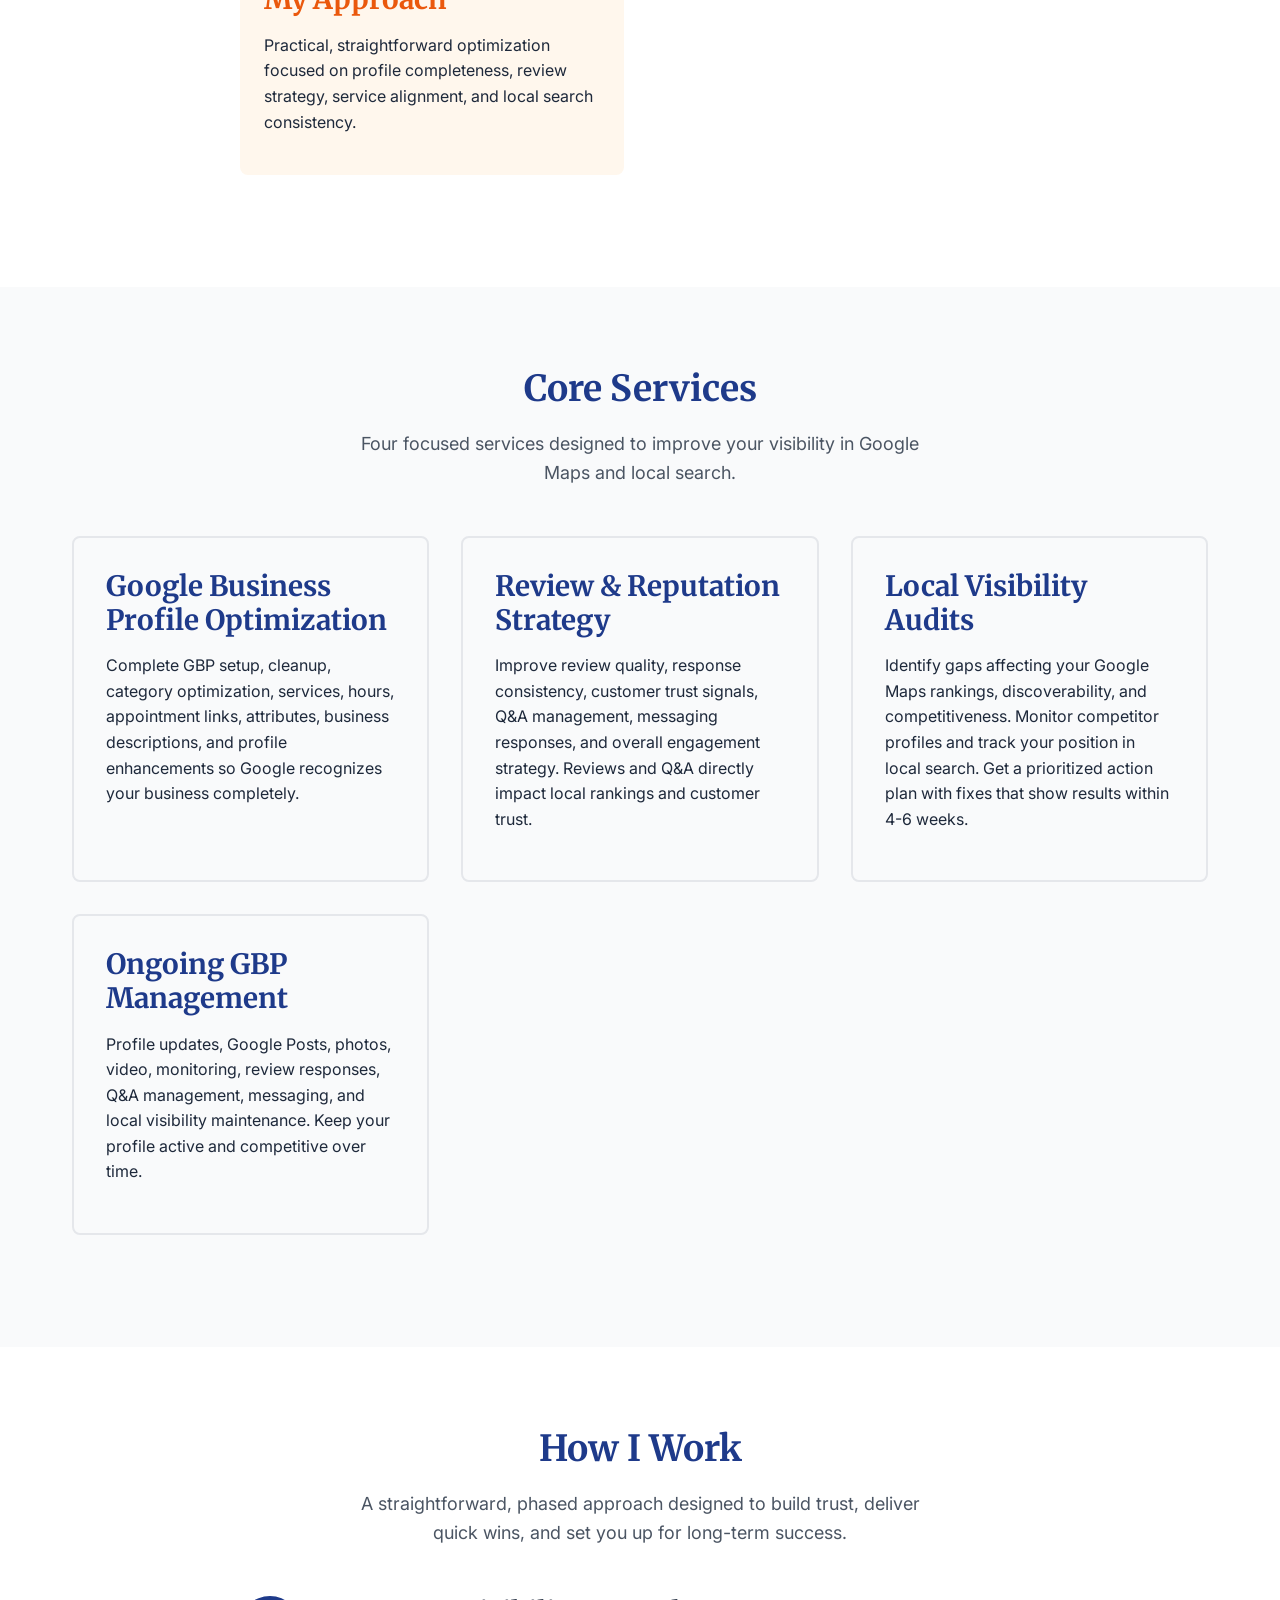
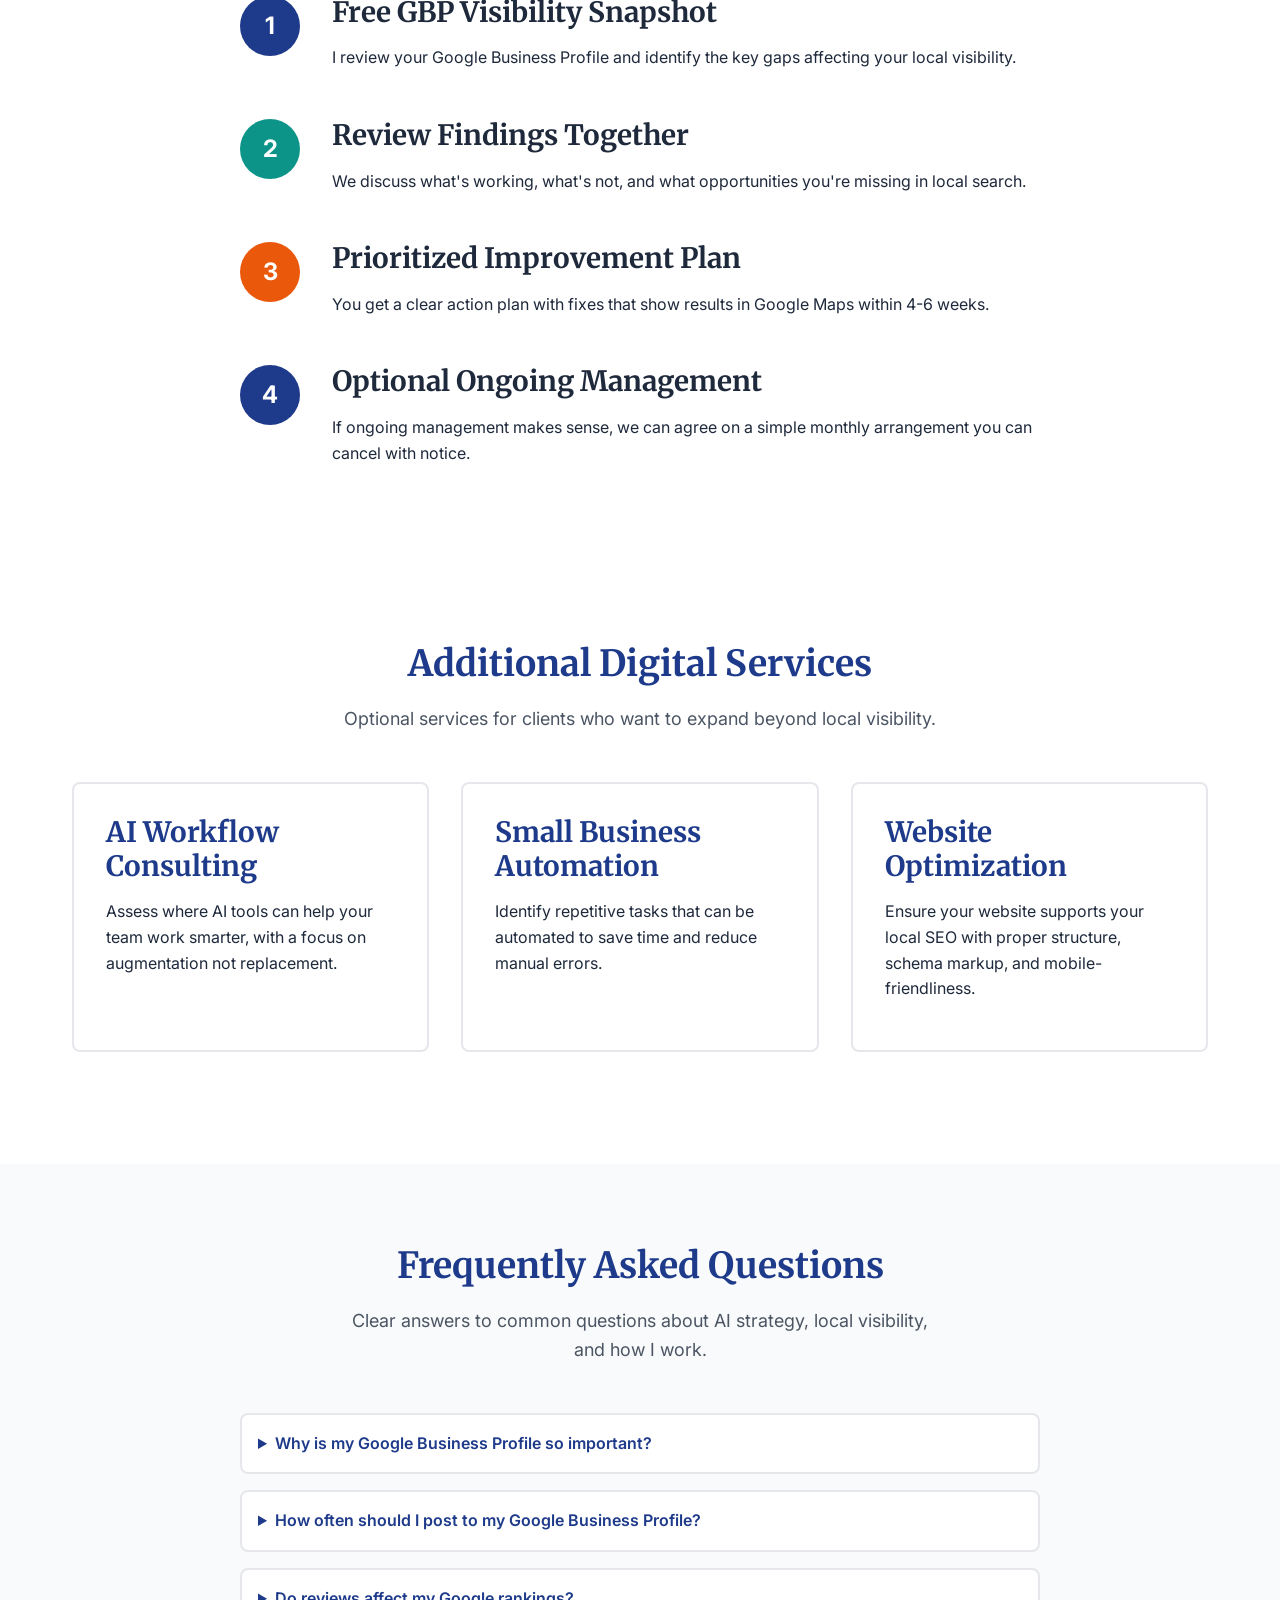
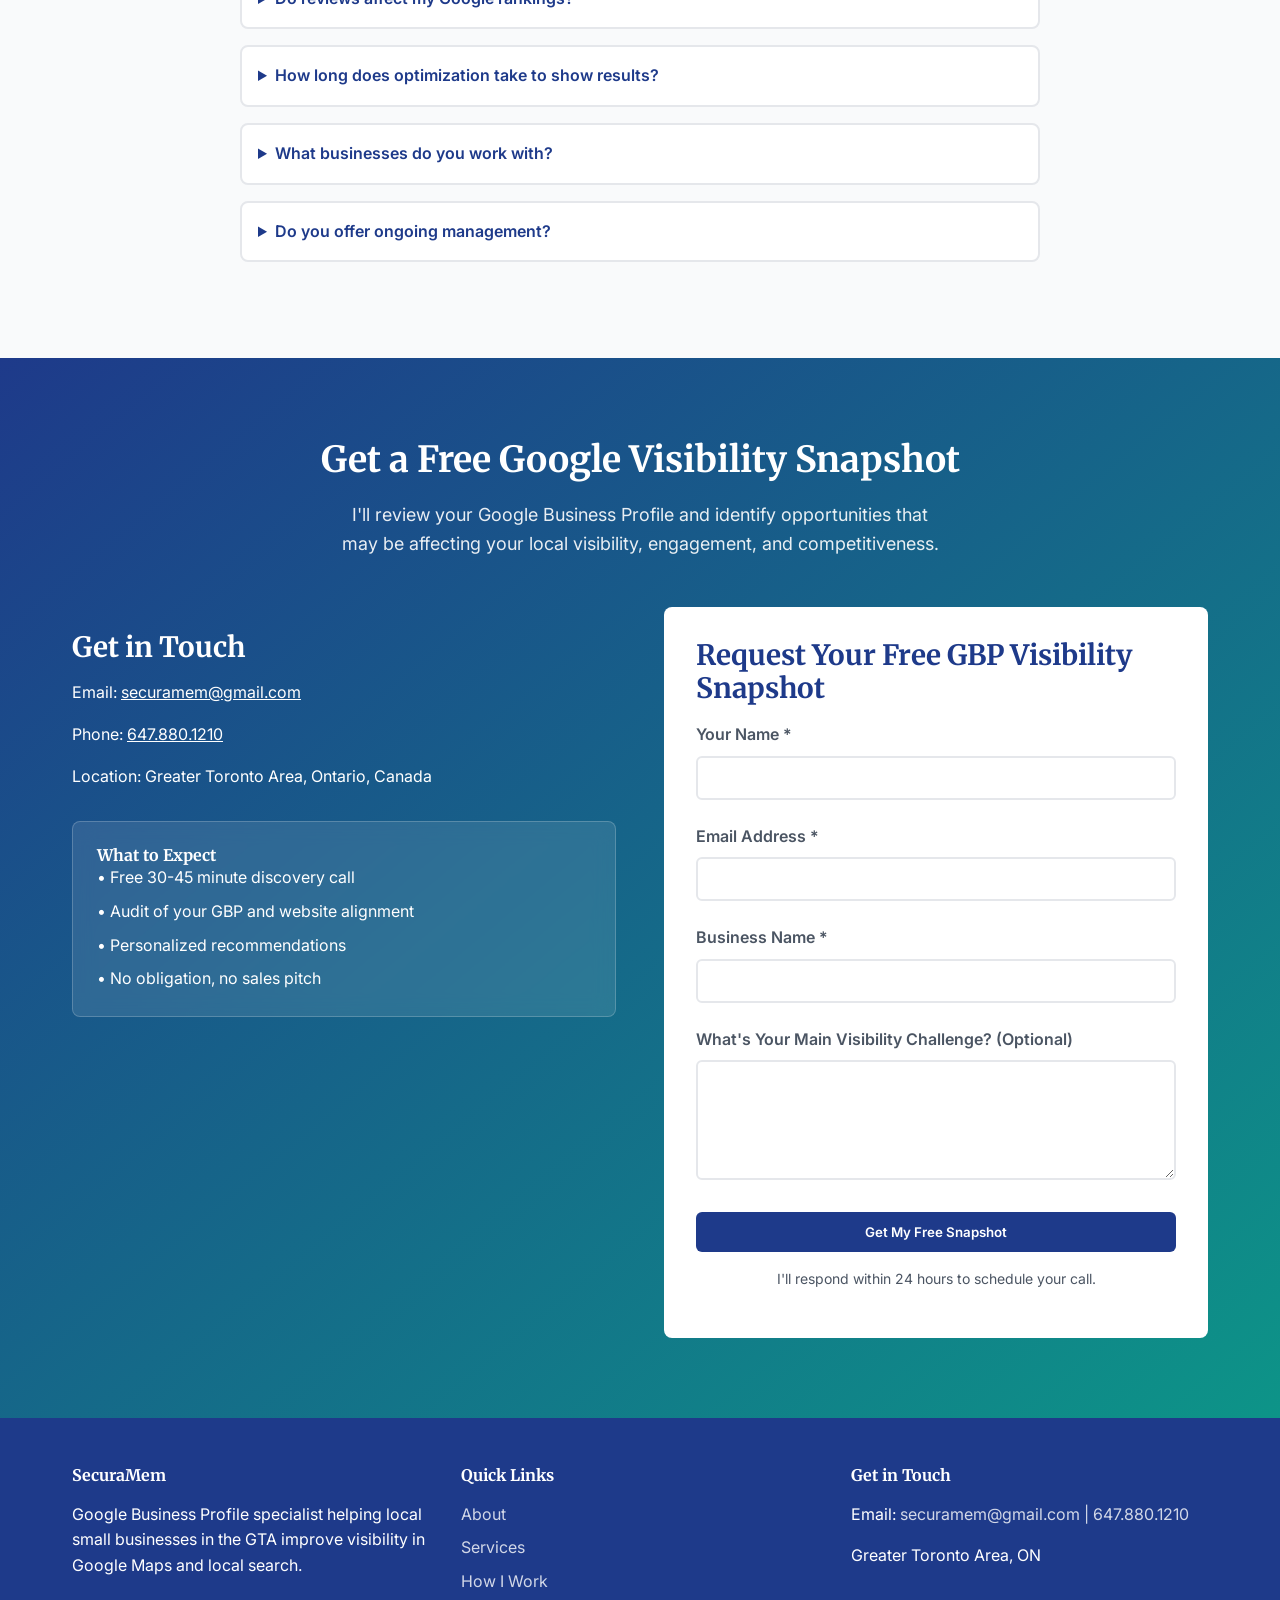
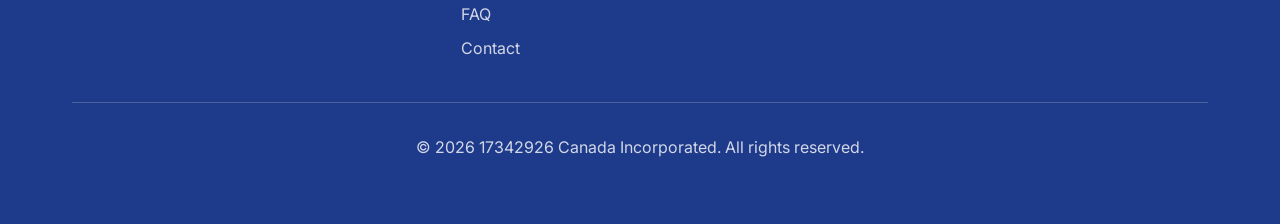
<file: Jeremy-Brown-Technical-AI-Strategist.html>
<!DOCTYPE html>
<html lang="en">
<head>
    <meta charset="UTF-8">
    <meta name="viewport" content="width=device-width, initial-scale=1.0">
    <title>Google Business Profile Optimization for Local Businesses in the GTA</title>
    <meta name="description" content="Improve your visibility in Google Maps and local search. Free GBP visibility snapshot for dental practices, salons, clinics, and service businesses in the GTA.">
    <meta name="keywords" content="Google Business Profile optimization, GBP management, local SEO, Google Maps, GTA, Toronto, local visibility, dental practices, salons, clinics">
    <meta name="author" content="Get More Leads">
    
    <!-- Open Graph -->
    <meta property="og:type" content="website">
    <meta property="og:url" content="">
    <meta property="og:title" content="Google Business Profile Optimization for Local Businesses in the GTA">
    <meta property="og:description" content="Improve your visibility in Google Maps and local search.">
    
    <!-- Twitter -->
    <meta property="twitter:card" content="summary_large_image">
    <meta property="twitter:url" content="">
    <meta property="twitter:title" content="Google Business Profile Optimization for Local Businesses in the GTA">
    <meta property="twitter:description" content="Improve your visibility in Google Maps and local search.">
    
    <!-- Canonical URL -->
    <link rel="canonical" href="">
    
    <!-- Schema Markup -->
    <script type="application/ld+json">
    {
      "@context": "https://schema.org",
      "@type": "LocalBusiness",
      "name": "17342926 Canada Incorporated",
      "description": "Google Business Profile optimization for local small businesses in the GTA. Improve visibility in Google Maps and local search.",
      "address": {
        "@type": "PostalAddress",
        "addressRegion": "ON",
        "addressCountry": "CA"
      },
      "areaServed": {
        "@type": "City",
        "name": "Greater Toronto Area"
      },
      "email": "securamem@gmail.com",
      "priceRange": "$$"
    }
    </script>
    
    <!-- Google Fonts -->
    <link rel="preconnect" href="https://fonts.googleapis.com">
    <link rel="preconnect" href="https://fonts.gstatic.com" crossorigin>
    <link href="https://fonts.googleapis.com/css2?family=Merriweather:wght@400;700&family=Inter:wght@400;500;600;700&display=swap" rel="stylesheet">
    
    <style>
        * {
            margin: 0;
            padding: 0;
            box-sizing: border-box;
        }
        
        html {
            scroll-behavior: smooth;
        }
        
        body {
            font-family: 'Inter', sans-serif;
            color: #1e293b;
            background-color: #ffffff;
            line-height: 1.6;
        }
        
        h1, h2, h3, h4, h5, h6 {
            font-family: 'Merriweather', serif;
            font-weight: 700;
            line-height: 1.2;
        }
        
        h1 { font-size: 3rem; margin-bottom: 1.5rem; }
        h2 { font-size: 2.25rem; margin-bottom: 1.25rem; margin-top: 2rem; }
        h3 { font-size: 1.75rem; margin-bottom: 1rem; margin-top: 1.5rem; }
        
        p { margin-bottom: 1rem; font-size: 1rem; }
        
        a { color: #1e3a8a; text-decoration: none; transition: color 0.3s ease; }
        a:hover { color: #0d9488; }
        
        button { font-family: 'Inter', sans-serif; cursor: pointer; transition: all 0.3s ease; }
        
        .container { max-width: 1200px; margin: 0 auto; padding: 0 2rem; }
        
        /* Header */
        header {
            position: sticky;
            top: 0;
            z-index: 50;
            background-color: white;
            border-bottom: 1px solid #f3f4f6;
            box-shadow: 0 1px 3px rgba(0, 0, 0, 0.1);
        }
        
        .header-content {
            display: flex;
            align-items: center;
            justify-content: space-between;
            padding: 1rem 0;
        }
        
        .logo {
            display: flex;
            align-items: center;
            gap: 0.5rem;
        }
        
        .logo-icon {
            width: 40px;
            height: 40px;
            background: linear-gradient(to bottom right, #1e3a8a, #0d9488);
            border-radius: 0.5rem;
            display: flex;
            align-items: center;
            justify-content: center;
            color: white;
            font-weight: bold;
            font-size: 1.125rem;
        }
        
        .logo-text h1 { font-size: 1.125rem; margin: 0; }
        .logo-text p { font-size: 0.75rem; color: #666; margin: 0; }
        
        nav {
            display: flex;
            align-items: center;
            gap: 2rem;
        }
        
        nav a {
            color: #4b5563;
            font-weight: 500;
            transition: color 0.3s;
        }
        
        nav a:hover { color: #1e3a8a; }
        
        .cta-button {
            padding: 0.75rem 1.5rem;
            background-color: #1e3a8a;
            color: white;
            border: none;
            border-radius: 0.5rem;
            font-weight: 600;
            cursor: pointer;
            transition: background-color 0.3s;
        }
        
        .cta-button:hover { background-color: #0d9488; }
        
        /* Hero Section */
        .hero {
            padding: 5rem 0;
            background: linear-gradient(to bottom right, #f0f9ff, #ffffff);
        }
        
        .hero-content {
            display: grid;
            grid-template-columns: 1fr 1fr;
            gap: 3rem;
            align-items: center;
        }
        
        .hero-text h1 { color: #1e3a8a; }
        .hero-text p { font-size: 1.125rem; color: #4b5563; }
        
        .feature-item {
            display: flex;
            align-items: flex-start;
            gap: 0.75rem;
            margin-bottom: 1rem;
        }
        
        .feature-item strong { color: #1e3a8a; }
        
        .hero-buttons {
            display: flex;
            gap: 1rem;
            flex-wrap: wrap;
        }
        
        .btn-primary {
            padding: 0.75rem 2rem;
            background-color: #1e3a8a;
            color: white;
            border: none;
            border-radius: 0.5rem;
            font-weight: 600;
            cursor: pointer;
            transition: background-color 0.3s;
        }
        
        .btn-primary:hover { background-color: #0d9488; }
        
        .btn-secondary {
            padding: 0.75rem 2rem;
            border: 2px solid #1e3a8a;
            color: #1e3a8a;
            background: transparent;
            border-radius: 0.5rem;
            font-weight: 600;
            cursor: pointer;
            transition: all 0.3s;
        }
        
        .btn-secondary:hover { background-color: #f0f9ff; }
        
        .hero-visual {
            background: linear-gradient(to bottom right, #1e3a8a, #0d9488);
            border-radius: 1rem;
            padding: 2rem;
            color: white;
        }
        
        .visual-card {
            background: rgba(255, 255, 255, 0.1);
            backdrop-filter: blur(10px);
            border-radius: 0.5rem;
            padding: 1rem;
            margin-bottom: 1.5rem;
        }
        
        .visual-card p {
            font-size: 0.875rem;
            color: rgba(255, 255, 255, 0.7);
            margin-bottom: 0.75rem;
        }
        
        /* Sections */
        section { padding: 5rem 0; }
        
        .about { background-color: white; }
        .services { background-color: #f9fafb; }
        .how-it-works { background-color: white; }
        .faq { background-color: #f9fafb; }
        .contact { background: linear-gradient(to bottom right, #1e3a8a, #0d9488); color: white; }
        
        .section-header {
            text-align: center;
            margin-bottom: 3rem;
        }
        
        .section-header h2 { color: #1e3a8a; margin-top: 0; }
        .contact .section-header h2 { color: white; }
        
        .section-header p {
            font-size: 1.125rem;
            color: #4b5563;
            max-width: 600px;
            margin: 0 auto;
        }
        
        .contact .section-header p { color: rgba(255, 255, 255, 0.9); }
        
        /* Services Grid */
        .services-grid {
            display: grid;
            grid-template-columns: repeat(auto-fit, minmax(300px, 1fr));
            gap: 2rem;
            margin-bottom: 2rem;
        }
        
        .service-card {
            border: 2px solid #e5e7eb;
            border-radius: 0.5rem;
            padding: 2rem;
            transition: all 0.3s;
        }
        
        .service-card:hover {
            box-shadow: 0 10px 25px rgba(0, 0, 0, 0.1);
            border-color: #1e3a8a;
        }
        
        .service-card h3 { margin-top: 0; color: #1e3a8a; }
        
        /* Contact Form */
        .contact-form {
            background-color: white;
            border-radius: 0.5rem;
            padding: 2rem;
            color: #1e293b;
        }
        
        .form-group { margin-bottom: 1.5rem; }
        
        .form-group label {
            display: block;
            font-weight: 600;
            margin-bottom: 0.5rem;
            color: #4b5563;
        }
        
        .form-group input,
        .form-group textarea {
            width: 100%;
            padding: 0.75rem;
            border: 2px solid #e5e7eb;
            border-radius: 0.375rem;
            font-family: 'Inter', sans-serif;
            transition: border-color 0.3s;
        }
        
        .form-group input:focus,
        .form-group textarea:focus {
            outline: none;
            border-color: #1e3a8a;
        }
        
        .form-group textarea { resize: vertical; min-height: 120px; }
        
        .form-submit {
            width: 100%;
            padding: 0.75rem;
            background-color: #1e3a8a;
            color: white;
            border: none;
            border-radius: 0.375rem;
            font-weight: 600;
            cursor: pointer;
            transition: background-color 0.3s;
        }
        
        .form-submit:hover { background-color: #0d9488; }
        
        /* Footer */
        footer {
            background-color: #1e3a8a;
            color: white;
            padding: 3rem 0;
        }
        
        .footer-content {
            display: grid;
            grid-template-columns: repeat(auto-fit, minmax(250px, 1fr));
            gap: 2rem;
            margin-bottom: 2rem;
        }
        
        .footer-section h4 { color: white; margin-bottom: 1rem; }
        .footer-section ul { list-style: none; }
        .footer-section ul li { margin-bottom: 0.5rem; }
        .footer-section a { color: rgba(255, 255, 255, 0.8); }
        .footer-section a:hover { color: white; }
        
        .footer-bottom {
            border-top: 1px solid rgba(255, 255, 255, 0.2);
            padding-top: 2rem;
            text-align: center;
            color: rgba(255, 255, 255, 0.8);
        }
        
        /* Responsive */
        @media (max-width: 768px) {
            h1 { font-size: 2rem; }
            h2 { font-size: 1.5rem; }
            h3 { font-size: 1.25rem; }
            
            nav { display: none; }
            
            .hero-content {
                grid-template-columns: 1fr;
            }
            
            .hero-visual {
                display: none;
            }
        }
    </style>
</head>
<body>
    <!-- Header -->
    <header>
        <div class="container">
            <div class="header-content">
                <div class="logo">
                    <div class="logo-icon">AI</div>
                    <div class="logo-text">
                        <h1>Get More Leads</h1>
                        <p>GBP Specialist</p>
                    </div>
                </div>
                <nav>
                    <a href="#about">About</a>
                    <a href="#services">Services</a>
                    <a href="#how-it-works">How I Work</a>
                    <a href="#faq">FAQ</a>
                    <a href="#contact" class="cta-button">Get Started</a>
                </nav>
            </div>
        </div>
    </header>

    <!-- Hero Section -->
    <section class="hero" id="home">
        <div class="container">
            <div class="hero-content">
                <div class="hero-text">
                    <h1>Google Business Profile Optimization for Local Businesses in the GTA</h1>
                    <p>I help dental practices, salons, clinics, and service businesses improve their visibility in Google Maps through better profile optimization, review strategy, and local search alignment.</p>
                    
                    <div style="margin-bottom: 2rem;">
                        <div class="feature-item">
                            <span>✓</span>
                            <div><strong>Google Business Profile Optimization:</strong> Complete GBP setup, cleanup, categories, attributes, services, hours, and profile enhancements.</div>
                        </div>
                        <div class="feature-item">
                            <span>✓</span>
                            <div><strong>Review & Reputation Strategy:</strong> Review quality, responses, Q&A, messaging, and customer trust signals.</div>
                        </div>
                        <div class="feature-item">
                            <span>✓</span>
                            <div><strong>Ongoing Management:</strong> Google Posts, photos, video, monitoring, and engagement to keep your profile active.</div>
                        </div>
                    </div>
                    
                    <div class="hero-buttons">
                        <button class="btn-primary" onclick="document.getElementById('contact').scrollIntoView({behavior: 'smooth'})">Get a Free GBP Visibility Snapshot</button>
                        <button class="btn-secondary" onclick="document.getElementById('services').scrollIntoView({behavior: 'smooth'})">See How It Works</button>
                    </div>
                </div>
                
                <div class="hero-visual">
                    <div class="visual-card">
                        <p style="font-weight: 600; margin-bottom: 0.5rem;">GBP Alignment Check</p>
                        <div style="display: flex; align-items: center; justify-content: space-between; margin-bottom: 1rem; font-size: 0.875rem;">
                            <div style="text-align: center;">
                                <p style="font-size: 1.25rem; font-weight: bold; margin: 0;">GBP</p>
                                <p style="font-size: 0.75rem; margin: 0;">Google Profile</p>
                            </div>
                            <div>↔</div>
                            <div style="text-align: center;">
                                <p style="font-size: 1.25rem; font-weight: bold; margin: 0;">Website</p>
                                <p style="font-size: 0.75rem; margin: 0;">Your Site</p>
                            </div>
                            <div>↔</div>
                            <div style="text-align: center;">
                                <p style="font-size: 1.25rem; font-weight: bold; margin: 0;">Data</p>
                                <p style="font-size: 0.75rem; margin: 0;">Directories</p>
                            </div>
                        </div>
                    </div>
                    
                    <div class="visual-card">
                        <p style="font-weight: 600;">Google Visibility Score</p>
                        <div style="margin-bottom: 0.75rem;">
                            <div style="display: flex; justify-content: space-between; margin-bottom: 0.5rem; font-size: 0.875rem;">
                                <span>Local 3-Pack Visibility</span>
                                <span style="font-weight: bold;">72/100</span>
                            </div>
                            <div style="width: 100%; background: rgba(255, 255, 255, 0.2); border-radius: 9999px; height: 8px;">
                                <div style="background: #a8d5ff; height: 8px; border-radius: 9999px; width: 72%;"></div>
                            </div>
                        </div>
                    </div>
                    
                    <p style="font-size: 0.875rem;">Get a free audit of how visible your business is in Google Maps and local search.</p>
                </div>
            </div>
        </div>
    </section>

    <!-- About Section -->
    <section class="about" id="about">
        <div class="container">
            <div style="max-width: 800px; margin: 0 auto;">
                <h2 style="text-align: center; color: #1e3a8a;">About Me</h2>
                
                <p style="text-align: center; font-size: 1.125rem; margin-bottom: 2rem;">
                    I'm a <strong>Google Business Profile specialist</strong> who helps local small businesses improve how they appear and compete in Google Maps and local search.
                </p>
                
                <p style="text-align: center; margin-bottom: 2rem;">
                    Many businesses have strong reputations offline but underperform online because their Google Business Profile is incomplete, inactive, or misaligned with their website and directory listings.
                </p>
                
                <p style="text-align: center; margin-bottom: 2rem;">
                    I have a particular interest in dental practices due to my familiarity with the industry and the highly competitive nature of local dental search. I help dental practices, salons, clinics, and service businesses identify gaps and improve visibility through practical optimization strategies.
                </p>
                
                <div style="display: grid; grid-template-columns: repeat(auto-fit, minmax(250px, 1fr)); gap: 2rem; margin-bottom: 2rem;">
                    <div style="background: #f0f9ff; border-radius: 0.5rem; padding: 1.5rem;">
                        <h3 style="color: #1e3a8a; margin-top: 0;">Who I Help</h3>
                        <p>Dental practices, dental hygienist-led clinics, salons, spas, physiotherapy clinics, plumbers, electricians, and any local business that relies on local customers in the GTA.</p>
                    </div>
                    
                    <div style="background: #f0fdf4; border-radius: 0.5rem; padding: 1.5rem;">
                        <h3 style="color: #0d9488; margin-top: 0;">The Problem I Solve</h3>
                        <p>Businesses with strong reputations offline but underperform online because their Google Business Profile is incomplete, inactive, or doesn't match their website.</p>
                    </div>
                    
                    <div style="background: #fff7ed; border-radius: 0.5rem; padding: 1.5rem;">
                        <h3 style="color: #ea580c; margin-top: 0;">My Approach</h3>
                        <p>Practical, straightforward optimization focused on profile completeness, review strategy, service alignment, and local search consistency.</p>
                    </div>
                </div>
            </div>
        </div>
    </section>

    <!-- Services Section -->
    <section class="services" id="services">
        <div class="container">
            <div class="section-header">
                <h2>Core Services</h2>
                <p>Four focused services designed to improve your visibility in Google Maps and local search.</p>
            </div>
            
            <div class="services-grid">
                <div class="service-card">
                    <h3>Google Business Profile Optimization</h3>
                    <p>Complete GBP setup, cleanup, category optimization, services, hours, appointment links, attributes, business descriptions, and profile enhancements so Google recognizes your business completely.</p>
                </div>
                
                <div class="service-card">
                    <h3>Review & Reputation Strategy</h3>
                    <p>Improve review quality, response consistency, customer trust signals, Q&A management, messaging responses, and overall engagement strategy. Reviews and Q&A directly impact local rankings and customer trust.</p>
                </div>
                
                <div class="service-card">
                    <h3>Local Visibility Audits</h3>
                    <p>Identify gaps affecting your Google Maps rankings, discoverability, and competitiveness. Monitor competitor profiles and track your position in local search. Get a prioritized action plan with fixes that show results within 4-6 weeks.</p>
                </div>
                
                <div class="service-card">
                    <h3>Ongoing GBP Management</h3>
                    <p>Profile updates, Google Posts, photos, video, monitoring, review responses, Q&A management, messaging, and local visibility maintenance. Keep your profile active and competitive over time.</p>
                </div>
            </div>
        </div>
    </section>

    <!-- How I Work Section -->
    <section class="how-it-works" id="how-i-work">
        <div class="container">
            <div class="section-header">
                <h2>How I Work</h2>
                <p>A straightforward, phased approach designed to build trust, deliver quick wins, and set you up for long-term success.</p>
            </div>
            
            <div style="max-width: 800px; margin: 0 auto;">
                <div style="display: flex; gap: 2rem; margin-bottom: 2rem;">
                    <div style="flex-shrink: 0;">
                        <div style="width: 60px; height: 60px; background: #1e3a8a; border-radius: 50%; display: flex; align-items: center; justify-content: center; color: white; font-weight: bold; font-size: 1.5rem;">1</div>
                    </div>
                    <div>
                        <h3 style="margin-top: 0;">Free GBP Visibility Snapshot</h3>
                        <p>I review your Google Business Profile and identify the key gaps affecting your local visibility.</p>
                    </div>
                </div>
                
                <div style="display: flex; gap: 2rem; margin-bottom: 2rem;">
                    <div style="flex-shrink: 0;">
                        <div style="width: 60px; height: 60px; background: #0d9488; border-radius: 50%; display: flex; align-items: center; justify-content: center; color: white; font-weight: bold; font-size: 1.5rem;">2</div>
                    </div>
                    <div>
                        <h3 style="margin-top: 0;">Review Findings Together</h3>
                        <p>We discuss what's working, what's not, and what opportunities you're missing in local search.</p>
                    </div>
                </div>
                
                <div style="display: flex; gap: 2rem; margin-bottom: 2rem;">
                    <div style="flex-shrink: 0;">
                        <div style="width: 60px; height: 60px; background: #ea580c; border-radius: 50%; display: flex; align-items: center; justify-content: center; color: white; font-weight: bold; font-size: 1.5rem;">3</div>
                    </div>
                    <div>
                        <h3 style="margin-top: 0;">Prioritized Improvement Plan</h3>
                        <p>You get a clear action plan with fixes that show results in Google Maps within 4-6 weeks.</p>
                    </div>
                </div>
                
                <div style="display: flex; gap: 2rem;">
                    <div style="flex-shrink: 0;">
                        <div style="width: 60px; height: 60px; background: #1e3a8a; border-radius: 50%; display: flex; align-items: center; justify-content: center; color: white; font-weight: bold; font-size: 1.5rem;">4</div>
                    </div>
                    <div>
                        <h3 style="margin-top: 0;">Optional Ongoing Management</h3>
                        <p>If ongoing management makes sense, we can agree on a simple monthly arrangement you can cancel with notice.</p>
                    </div>
                </div>
            </div>
        </div>
    </section>

    <!-- Additional Services Section -->
    <section id="additional-services" style="background-color: white;">
        <div class="container">
            <div class="section-header">
                <h2>Additional Digital Services</h2>
                <p>Optional services for clients who want to expand beyond local visibility.</p>
            </div>
            
            <div class="services-grid">
                <div class="service-card">
                    <h3>AI Workflow Consulting</h3>
                    <p>Assess where AI tools can help your team work smarter, with a focus on augmentation not replacement.</p>
                </div>
                
                <div class="service-card">
                    <h3>Small Business Automation</h3>
                    <p>Identify repetitive tasks that can be automated to save time and reduce manual errors.</p>
                </div>
                
                <div class="service-card">
                    <h3>Website Optimization</h3>
                    <p>Ensure your website supports your local SEO with proper structure, schema markup, and mobile-friendliness.</p>
                </div>
            </div>
        </div>
    </section>

    <!-- FAQ Section -->
    <section class="faq" id="faq">
        <div class="container">
            <div class="section-header">
                <h2>Frequently Asked Questions</h2>
                <p>Clear answers to common questions about AI strategy, local visibility, and how I work.</p>
            </div>
            
            <div style="max-width: 800px; margin: 0 auto;">
                <details style="border: 2px solid #e5e7eb; border-radius: 0.5rem; margin-bottom: 1rem; background: white;">
                    <summary style="padding: 1rem; cursor: pointer; font-weight: 600; color: #1e3a8a;">Why is my Google Business Profile so important?</summary>
                    <div style="padding: 1rem; border-top: 1px solid #e5e7eb; background: #f9fafb;">
                        <p>Your Google Business Profile is the foundation of local search. It's what Google uses for Maps, the local 3-pack, and AI-powered overviews of local businesses. A complete, accurate profile is essential for getting found by customers searching "near me" for your services.</p>
                    </div>
                </details>
                
                <details style="border: 2px solid #e5e7eb; border-radius: 0.5rem; margin-bottom: 1rem; background: white;">
                    <summary style="padding: 1rem; cursor: pointer; font-weight: 600; color: #1e3a8a;">How often should I post to my Google Business Profile?</summary>
                    <div style="padding: 1rem; border-top: 1px solid #e5e7eb; background: #f9fafb;">
                        <p>Google recommends posting at least weekly to keep your profile active. Posts with photos and videos perform best and help you stand out in search results. I include Google Posts strategy and creation in my ongoing management service.</p>
                    </div>
                </details>
                
                <details style="border: 2px solid #e5e7eb; border-radius: 0.5rem; margin-bottom: 1rem; background: white;">
                    <summary style="padding: 1rem; cursor: pointer; font-weight: 600; color: #1e3a8a;">Do reviews affect my Google rankings?</summary>
                    <div style="padding: 1rem; border-top: 1px solid #e5e7eb; background: #f9fafb;">
                        <p>Yes. Reviews directly impact local search rankings and customer trust. Having recent, quality reviews with consistent responses signals to Google that your business is active and trusted.</p>
                    </div>
                </details>
                
                <details style="border: 2px solid #e5e7eb; border-radius: 0.5rem; margin-bottom: 1rem; background: white;">
                    <summary style="padding: 1rem; cursor: pointer; font-weight: 600; color: #1e3a8a;">How long does optimization take to show results?</summary>
                    <div style="padding: 1rem; border-top: 1px solid #e5e7eb; background: #f9fafb;">
                        <p>Most clients see improvements in local search rankings within 4-6 weeks after optimization. The timeline depends on how many gaps exist in your current profile and how competitive your market is.</p>
                    </div>
                </details>
                
                <details style="border: 2px solid #e5e7eb; border-radius: 0.5rem; margin-bottom: 1rem; background: white;">
                    <summary style="padding: 1rem; cursor: pointer; font-weight: 600; color: #1e3a8a;">What businesses do you work with?</summary>
                    <div style="padding: 1rem; border-top: 1px solid #e5e7eb; background: #f9fafb;">
                        <p>I work with all local service businesses, with particular experience in dental practices, salons, clinics, and trades (plumbers, electricians). If you rely on local customers, I can help.</p>
                    </div>
                </details>
                
                <details style="border: 2px solid #e5e7eb; border-radius: 0.5rem; margin-bottom: 1rem; background: white;">
                    <summary style="padding: 1rem; cursor: pointer; font-weight: 600; color: #1e3a8a;">Do you offer ongoing management?</summary>
                    <div style="padding: 1rem; border-top: 1px solid #e5e7eb; background: #f9fafb;">
                        <p>Yes. After initial optimization, I offer ongoing GBP management including posts, photos, review monitoring, and updates. Simple monthly arrangement you can cancel with notice.</p>
                    </div>
                </details>
            </div>
        </div>
    </section>

    <!-- Contact Section -->
    <section class="contact" id="contact">
        <div class="container">
            <div class="section-header">
                <h2>Get a Free Google Visibility Snapshot</h2>
                <p>I'll review your Google Business Profile and identify opportunities that may be affecting your local visibility, engagement, and competitiveness.</p>
            </div>
            
            <div style="display: grid; grid-template-columns: 1fr 1fr; gap: 3rem; align-items: start;">
                <div>
                    <h3>Get in Touch</h3>
                    <p>Email: <a href="mailto:securamem@gmail.com" style="color: white; text-decoration: underline;">securamem@gmail.com</a></p>
                    <p>Phone: <a href="tel:6478801210" style="color: white; text-decoration: underline;">647.880.1210</a></p>
                    <p>Location: Greater Toronto Area, Ontario, Canada</p>
                    
                    <div style="background: rgba(255, 255, 255, 0.1); backdrop-filter: blur(10px); border: 1px solid rgba(255, 255, 255, 0.2); border-radius: 0.5rem; padding: 1.5rem; margin-top: 2rem;">
                        <h4 style="margin-top: 0;">What to Expect</h4>
                        <ul style="list-style: none;">
                            <li style="margin-bottom: 0.5rem;">• Free 30-45 minute discovery call</li>
                            <li style="margin-bottom: 0.5rem;">• Audit of your GBP and website alignment</li>
                            <li style="margin-bottom: 0.5rem;">• Personalized recommendations</li>
                            <li>• No obligation, no sales pitch</li>
                        </ul>
                    </div>
                </div>
                
                <form class="contact-form" onsubmit="handleSubmit(event)">
                    <h3 style="margin-top: 0; color: #1e3a8a;">Request Your Free GBP Visibility Snapshot</h3>
                    
                    <div class="form-group">
                        <label for="name">Your Name *</label>
                        <input type="text" id="name" name="name" required>
                    </div>
                    
                    <div class="form-group">
                        <label for="email">Email Address *</label>
                        <input type="email" id="email" name="email" required>
                    </div>
                    
                    <div class="form-group">
                        <label for="business">Business Name *</label>
                        <input type="text" id="business" name="business" required>
                    </div>
                    
                    <div class="form-group">
                        <label for="message">What's Your Main Visibility Challenge? (Optional)</label>
                        <textarea id="message" name="message"></textarea>
                    </div>
                    
                    <button type="submit" class="form-submit">Get My Free Snapshot</button>
                    <p style="font-size: 0.875rem; text-align: center; color: #4b5563; margin-top: 1rem;">I'll respond within 24 hours to schedule your call.</p>
                </form>
            </div>
        </div>
    </section>

    <!-- Footer -->
    <footer>
        <div class="container">
            <div class="footer-content">
                <div class="footer-section">
                    <h4>SecuraMem</h4>
                    <p>Google Business Profile specialist helping local small businesses in the GTA improve visibility in Google Maps and local search.</p>
                </div>
                
                <div class="footer-section">
                    <h4>Quick Links</h4>
                    <ul>
                        <li><a href="#about">About</a></li>
                        <li><a href="#services">Services</a></li>
                        <li><a href="#how-i-work">How I Work</a></li>
                        <li><a href="#faq">FAQ</a></li>
                        <li><a href="#contact">Contact</a></li>
                    </ul>
                </div>
                
                <div class="footer-section">
                    <h4>Get in Touch</h4>
                    <p>Email: <a href="mailto:hitdmagency@gmail.com">securamem@gmail.com | 647.880.1210</a></p>
                    <p>Greater Toronto Area, ON</p>
                </div>
            </div>
            
            <div class="footer-bottom">
                <p>© 2026 17342926 Canada Incorporated. All rights reserved.</p>
            </div>
        </div>
    </footer>

    <script>
        function handleSubmit(event) {
            event.preventDefault();
            const name = document.getElementById('name').value;
            const email = document.getElementById('email').value;
            const business = document.getElementById('business').value;
            const message = document.getElementById('message').value;
            
            const subject = `Perfect Entity Snapshot Request from ${name}`;
            const body = `Hi Jeremy,\n\nI'm interested in learning more about your AI strategy services.\n\nBusiness: ${business}\nMessage: ${message}`;
            
            window.location.href = `mailto:hitdmagency@gmail.com?subject=${encodeURIComponent(subject)}&body=${encodeURIComponent(body)}`;
        }
    </script>
</body>
</html>
</file>
